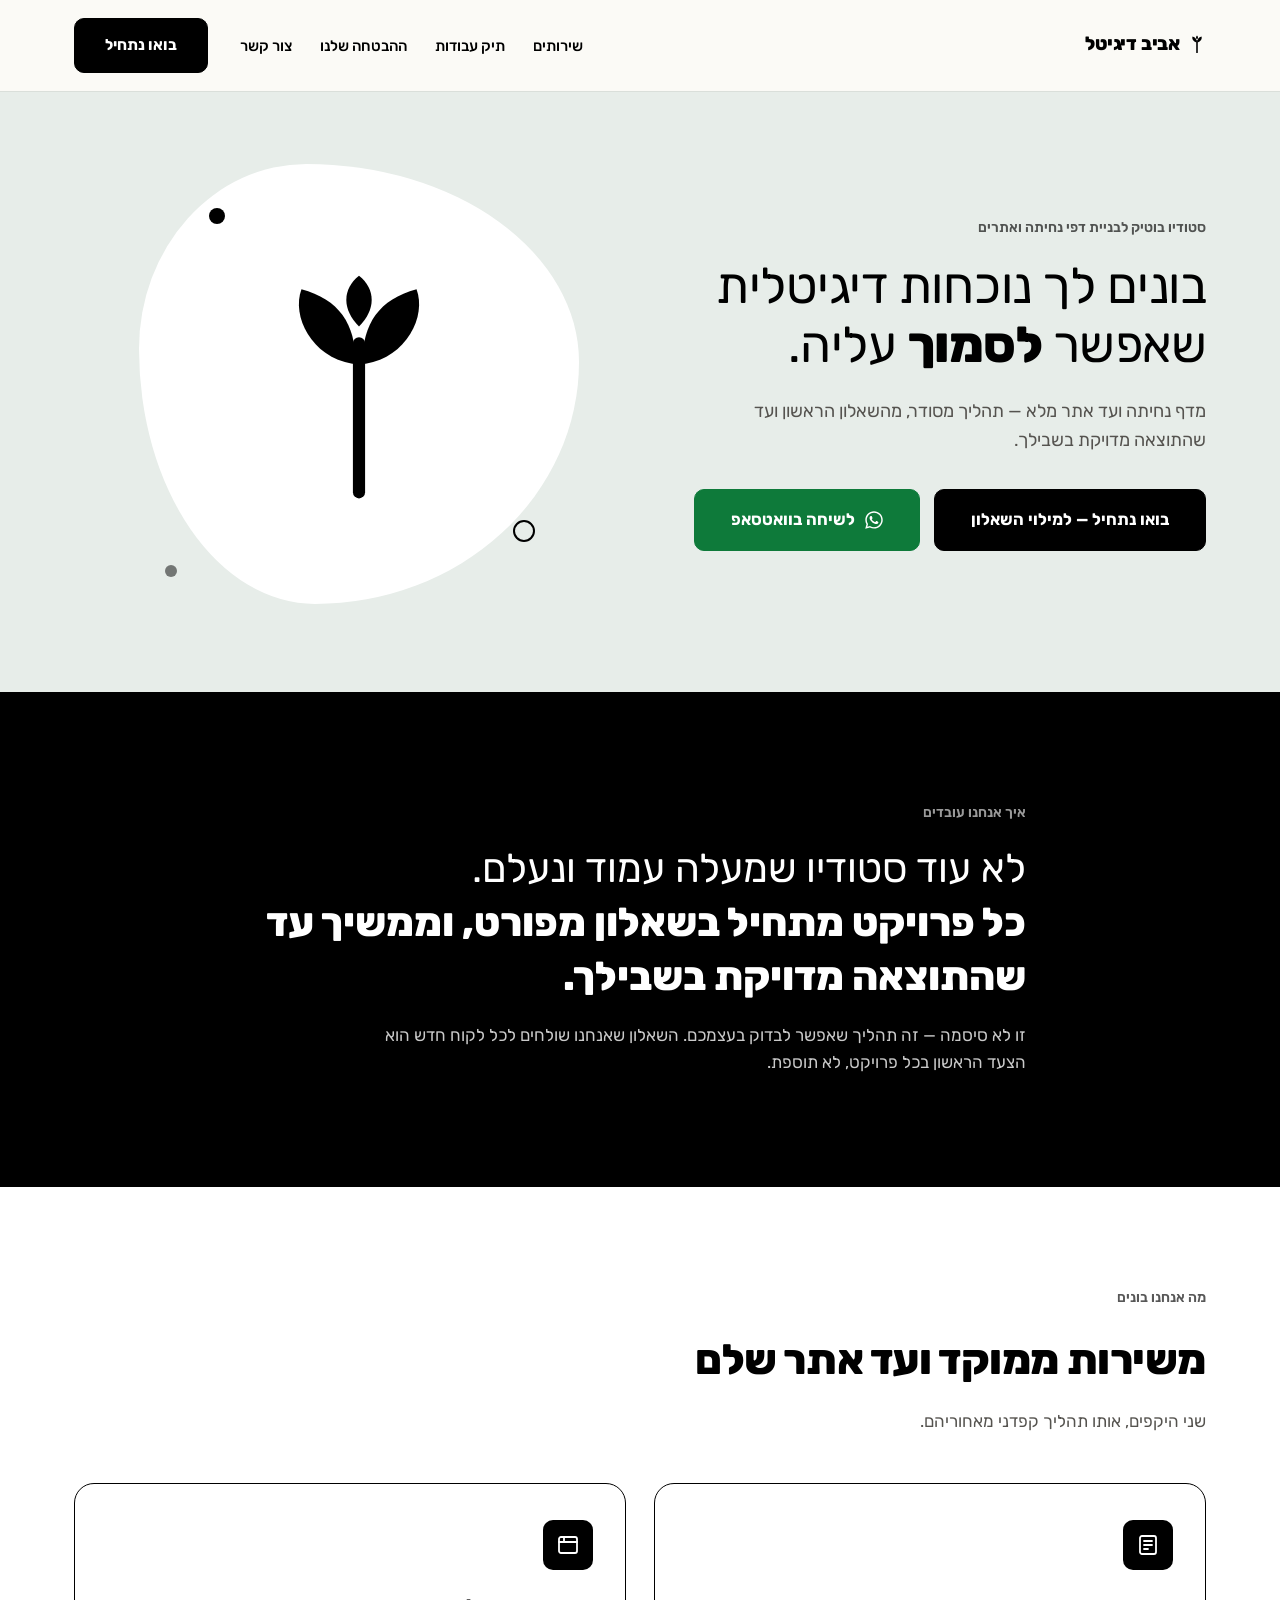
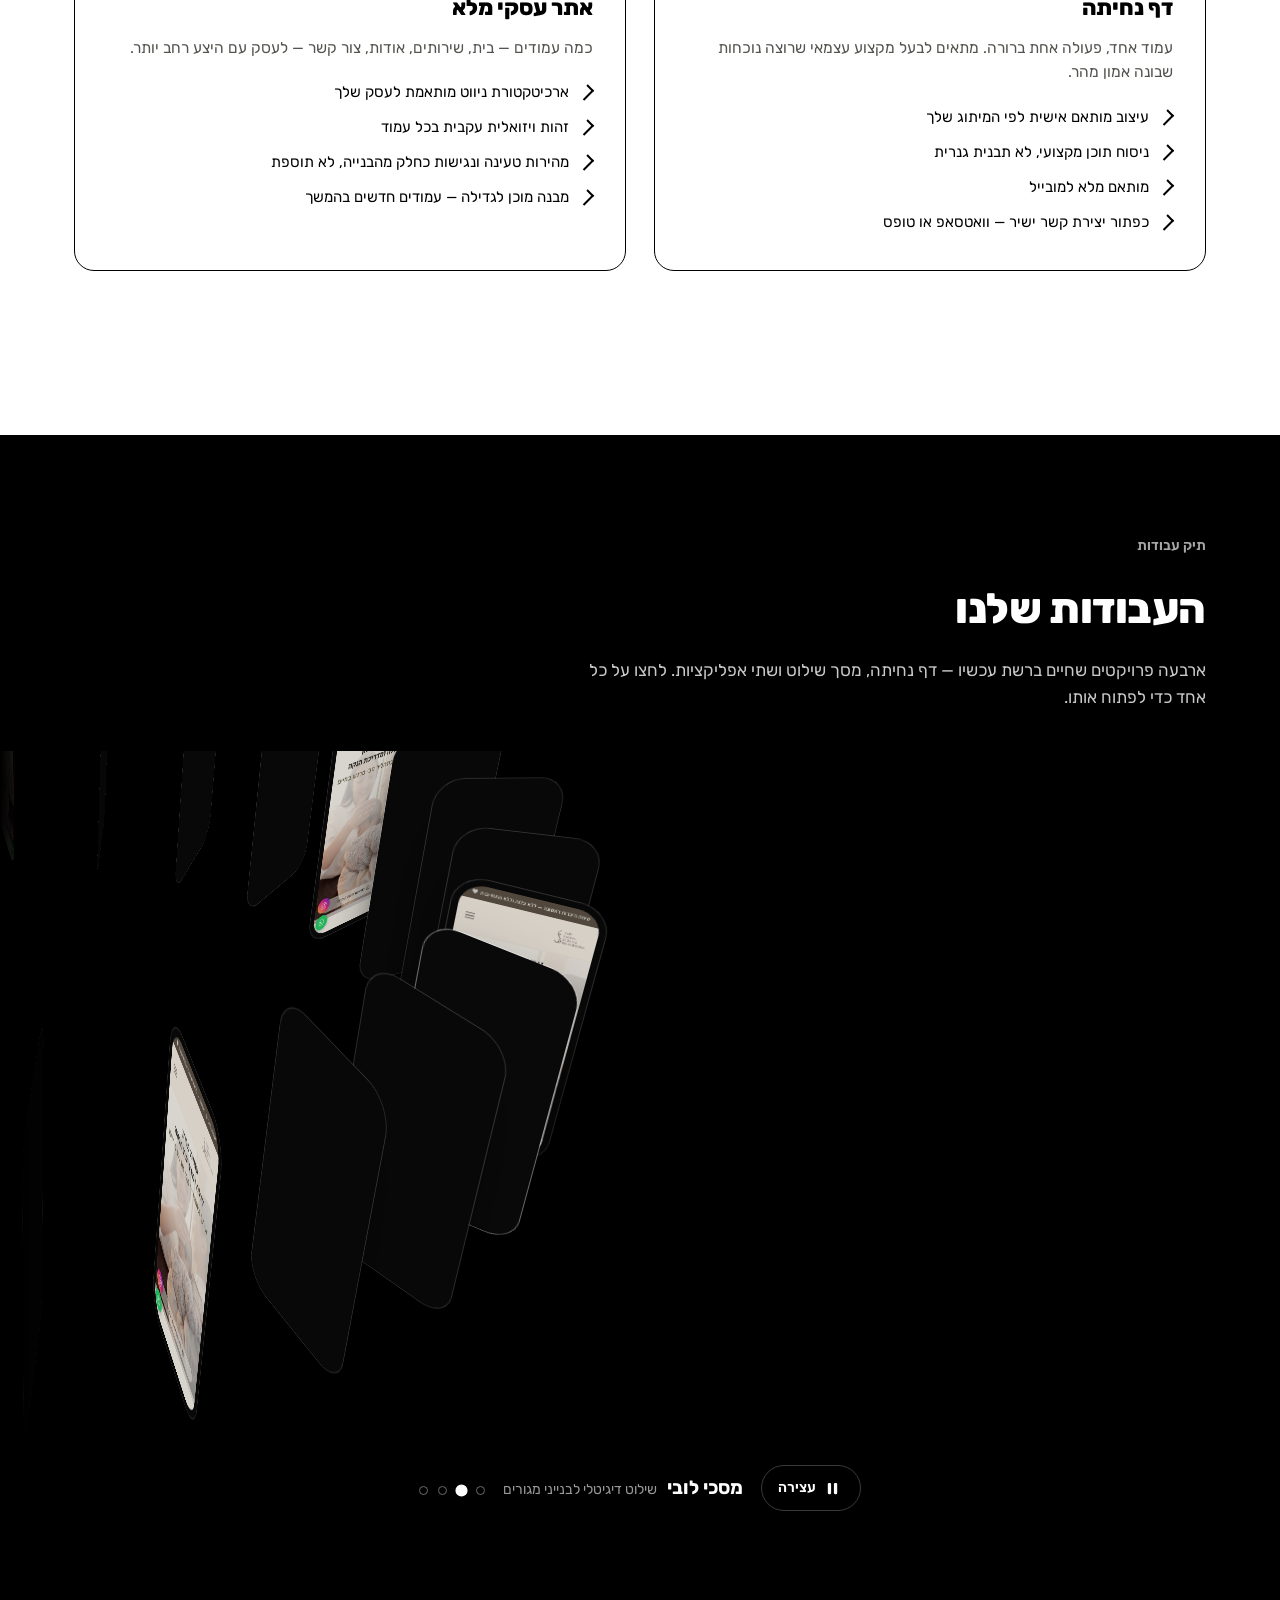
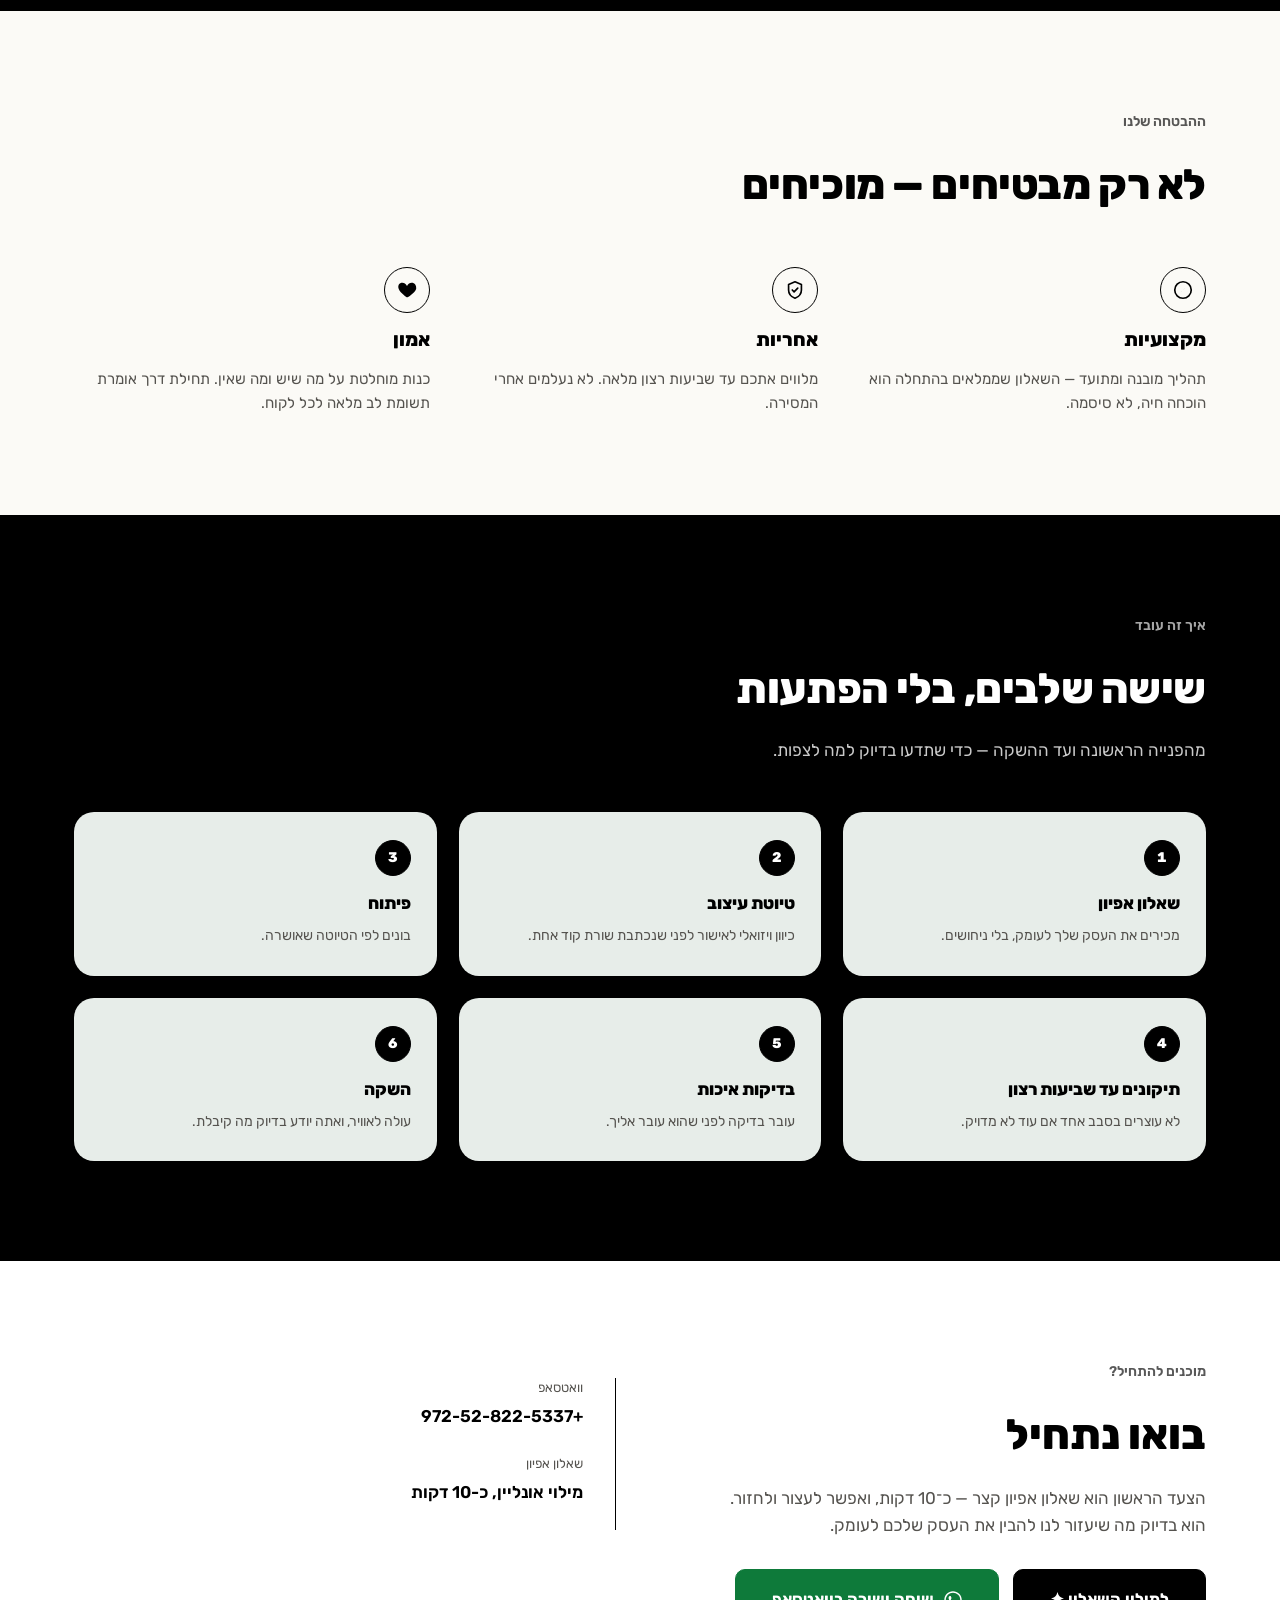
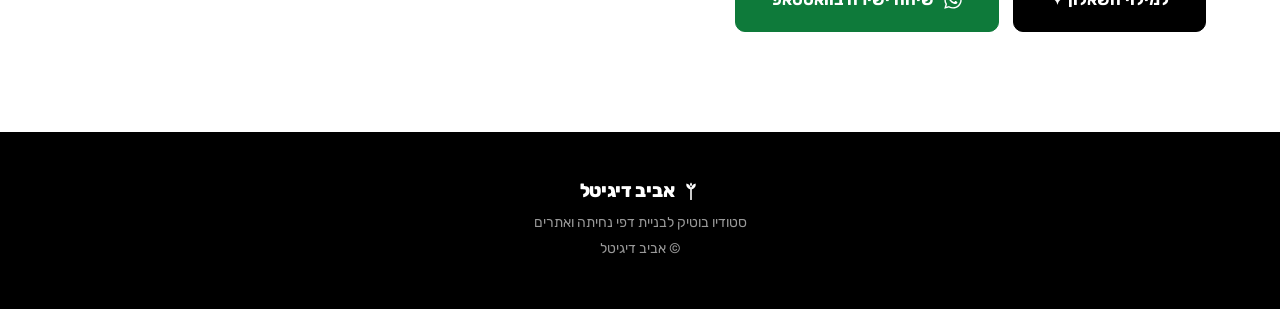
<file: index.html>
<!DOCTYPE html>
<html lang="he" dir="rtl">
<head>
<meta charset="UTF-8">
<meta name="viewport" content="width=device-width, initial-scale=1.0">
<title>אביב דיגיטל — בונים לך נוכחות דיגיטלית שאפשר לסמוך עליה</title>
<meta name="description" content="אביב דיגיטל — סטודיו בוטיק לבניית דפי נחיתה ואתרים לבעלי מקצוע עצמאיים ולעסקים קטנים. תהליך מסודר, מהשאלון הראשון ועד שהתוצאה מדויקת בשבילך.">
<link rel="preconnect" href="https://fonts.googleapis.com">
<link rel="preconnect" href="https://fonts.gstatic.com" crossorigin>
<link href="https://fonts.googleapis.com/css2?family=Rubik:wght@400;500;700;800&display=swap" rel="stylesheet">
<link rel="stylesheet" href="css/style.css?v=11">
<link rel="icon" href="data:image/svg+xml,<svg xmlns='http://www.w3.org/2000/svg' viewBox='0 0 26 34'><path d='M13 33 V11' stroke='%23000' stroke-width='3' fill='none' stroke-linecap='round'/><path d='M12 14 C6 13 3 7 4.5 3 C10 4.5 12.5 8 12.5 14 Z' fill='%23000'/><path d='M14 14 C20 13 23 7 21.5 3 C16 4.5 13.5 8 13.5 14 Z' fill='%23000'/><path d='M13 8.5 C10.5 6 10.5 3 13 1 C15.5 3 15.5 6 13 8.5 Z' fill='%23000'/></svg>">
</head>
<body>
<a href="#main" class="skip-link">דלגו לתוכן הראשי</a>

<header class="site-header">
  <div class="container nav-wrap">
    <a href="index.html" class="brand">
      <span class="logo-mark" aria-hidden="true">
        <svg class="logo-tri" viewBox="0 0 26 34"><path class="stem" d="M13 33 V11" stroke="#000" stroke-width="3" fill="none" stroke-linecap="round"/><path d="M12 14 C6 13 3 7 4.5 3 C10 4.5 12.5 8 12.5 14 Z" fill="#000"/><path d="M14 14 C20 13 23 7 21.5 3 C16 4.5 13.5 8 13.5 14 Z" fill="#000"/><path d="M13 8.5 C10.5 6 10.5 3 13 1 C15.5 3 15.5 6 13 8.5 Z" fill="#000"/></svg>
        אביב דיגיטל
      </span>
    </a>

    <nav class="main-nav" aria-label="ניווט ראשי">
      <ul>
        <li><a href="#services" class="nav-link">שירותים</a></li>
        <li><a href="#work" class="nav-link">תיק עבודות</a></li>
        <li><a href="#promise" class="nav-link">ההבטחה שלנו</a></li>
        <li><a href="#contact" class="nav-link">צור קשר</a></li>
      </ul>
      <a class="btn btn-primary btn-nav" href="#contact">בואו נתחיל</a>
    </nav>

    <button class="nav-toggle" aria-label="פתיחת תפריט ניווט" aria-expanded="false" aria-controls="main-nav"><span aria-hidden="true"></span></button>
  </div>
</header>

<main id="main">

  <!-- 1. הירו — מנטה -->
  <section class="hero">
    <div class="container">
      <div class="hero-copy">
        <span class="eyebrow">סטודיו בוטיק לבניית דפי נחיתה ואתרים</span>
        <h1>בונים לך נוכחות דיגיטלית<br>שאפשר <strong>לסמוך</strong> עליה.</h1>
        <p class="hero-sub">מדף נחיתה ועד אתר מלא — תהליך מסודר, מהשאלון הראשון ועד שהתוצאה מדויקת בשבילך.</p>
        <div class="hero-actions">
          <a class="btn btn-primary btn-lg" href="#contact">בואו נתחיל — למילוי השאלון</a>
          <a class="btn btn-whatsapp btn-lg" href="https://wa.me/972528225337" target="_blank" rel="noopener">
            <svg width="18" height="20" viewBox="0 0 448 512" fill="currentColor" aria-hidden="true"><path d="M380.9 97.1C339 55.1 283.2 32 223.9 32c-122.4 0-222 99.6-222 222 0 39.1 10.2 77.3 29.6 111L0 480l117.7-30.9c32.4 17.7 68.9 27 106.1 27h.1c122.3 0 224.1-99.6 224.1-222 0-59.3-25.2-115-67.1-157zm-157 341.6c-33.2 0-65.7-8.9-94-25.7l-6.7-4-69.8 18.3L72 359.2l-4.4-7c-18.5-29.4-28.2-63.3-28.2-98.2 0-101.7 82.8-184.5 184.6-184.5 49.3 0 95.6 19.2 130.4 54.1 34.8 34.9 56.2 81.2 56.1 130.5 0 101.8-84.9 184.6-186.6 184.6zm101.2-138.2c-5.5-2.8-32.8-16.2-37.9-18-5.1-1.9-8.8-2.8-12.5 2.8-3.7 5.6-14.3 18-17.6 21.8-3.2 3.7-6.5 4.2-12 1.4-32.6-16.3-54-29.1-75.5-66-5.7-9.8 5.7-9.1 16.3-30.3 1.8-3.7.9-6.9-.5-9.7-1.4-2.8-12.5-30.1-17.1-41.2-4.5-10.8-9.1-9.3-12.5-9.5-3.2-.2-6.9-.2-10.6-.2-3.7 0-9.7 1.4-14.8 6.9-5.1 5.6-19.4 19-19.4 46.3 0 27.3 19.9 53.7 22.6 57.4 2.8 3.7 39.1 59.7 94.8 83.8 35.2 15.2 49 16.5 66.6 13.9 10.7-1.6 32.8-13.4 37.4-26.4 4.6-13 4.6-24.1 3.2-26.4-1.3-2.5-5-3.9-10.5-6.6z"/></svg>
            לשיחה בוואטסאפ
          </a>
        </div>
      </div>

      <!-- איור, לא תצלום סטוק — אין לנו עדיין תמונות אמיתיות של אביב/הסטודיו -->
      <div class="hero-visual" aria-hidden="true">
        <div class="hero-blob"></div>
        <div class="hero-dot d1"></div>
        <div class="hero-dot d2"></div>
        <div class="hero-dot d3"></div>
        <svg class="hero-sprout-lg" viewBox="0 0 26 34">
          <path class="stem" d="M13 33 V11"/>
          <path d="M12 14 C6 13 3 7 4.5 3 C10 4.5 12.5 8 12.5 14 Z"/>
          <path d="M14 14 C20 13 23 7 21.5 3 C16 4.5 13.5 8 13.5 14 Z"/>
          <path d="M13 8.5 C10.5 6 10.5 3 13 1 C15.5 3 15.5 6 13 8.5 Z"/>
        </svg>
      </div>
    </div>
  </section>

  <!-- 2. הצהרה — שחור מלא -->
  <section class="stmt on-black reveal-section">
    <div class="container">
      <span class="eyebrow">איך אנחנו עובדים</span>
      <h2>לא עוד סטודיו שמעלה עמוד ונעלם.<br><strong>כל פרויקט מתחיל בשאלון מפורט, וממשיך עד שהתוצאה מדויקת בשבילך.</strong></h2>
      <p>זו לא סיסמה — זה תהליך שאפשר לבדוק בעצמכם. השאלון שאנחנו שולחים לכל לקוח חדש הוא הצעד הראשון בכל פרויקט, לא תוספת.</p>
    </div>
  </section>

  <!-- 3. שירותים — לבן -->
  <section class="section" id="services">
    <div class="container">
      <div class="section-head reveal">
        <span class="eyebrow">מה אנחנו בונים</span>
        <h2>משירות ממוקד ועד אתר שלם</h2>
        <p class="section-sub">שני היקפים, אותו תהליך קפדני מאחוריהם.</p>
      </div>

      <div class="services-grid reveal">
        <div class="service-card">
          <span class="service-icon" aria-hidden="true">
            <svg viewBox="0 0 24 24" fill="none" stroke="currentColor" stroke-width="1.8" stroke-linecap="round" stroke-linejoin="round"><rect x="4" y="3" width="16" height="18" rx="2"/><path d="M8 8h8M8 12h8M8 16h4"/></svg>
          </span>
          <h3>דף נחיתה</h3>
          <p class="service-sub">עמוד אחד, פעולה אחת ברורה. מתאים לבעל מקצוע עצמאי שרוצה נוכחות שבונה אמון מהר.</p>
          <ul class="service-list">
            <li>עיצוב מותאם אישית לפי המיתוג שלך</li>
            <li>ניסוח תוכן מקצועי, לא תבנית גנרית</li>
            <li>מותאם מלא למובייל</li>
            <li>כפתור יצירת קשר ישיר — וואטסאפ או טופס</li>
          </ul>
        </div>
        <div class="service-card">
          <span class="service-icon" aria-hidden="true">
            <svg viewBox="0 0 24 24" fill="none" stroke="currentColor" stroke-width="1.8" stroke-linecap="round" stroke-linejoin="round"><rect x="3" y="4" width="18" height="16" rx="2"/><path d="M3 9h18M8 4v5"/></svg>
          </span>
          <h3>אתר עסקי מלא</h3>
          <p class="service-sub">כמה עמודים — בית, שירותים, אודות, צור קשר — לעסק עם היצע רחב יותר.</p>
          <ul class="service-list">
            <li>ארכיטקטורת ניווט מותאמת לעסק שלך</li>
            <li>זהות ויזואלית עקבית בכל עמוד</li>
            <li>מהירות טעינה ונגישות כחלק מהבנייה, לא תוספת</li>
            <li>מבנה מוכן לגדילה — עמודים חדשים בהמשך</li>
          </ul>
        </div>
      </div>
    </div>
  </section>

  <!-- 4. תיק עבודות — שחור -->
  <section class="section on-black" id="work">
    <div class="container">
      <div class="section-head reveal">
        <span class="eyebrow">תיק עבודות</span>
        <h2>העבודות שלנו</h2>
        <p class="section-sub">ארבעה פרויקטים שחיים ברשת עכשיו — דף נחיתה, מסך שילוט ושתי אפליקציות. לחצו על כל אחד כדי לפתוח אותו.</p>
      </div>
    </div>

    <div class="pf-stage reveal" id="pf-stage">
      <ul class="pf-ring" id="pf-ring" aria-label="תיק העבודות של אביב דיגיטל">
        <li class="pf-slot">
          <a class="pf-card" href="https://amitfarhandoula.com" target="_blank" rel="noopener">
            <span class="pf-screen"><img src="assets/work/amit-farchan.jpg" alt="עמוד הבית של האתר שבנינו לעמית פרחן, דולה ומדריכת הנקה" width="1080" height="2340" loading="lazy" decoding="async" draggable="false"></span>
            <span class="pf-meta"><span class="pf-name">עמית פרחן<svg class="pf-arrow" viewBox="0 0 16 16" aria-hidden="true" focusable="false"><path d="M11 3H5M11 3v6M11 3L3.5 10.5" fill="none" stroke="currentColor" stroke-width="1.6" stroke-linecap="round" stroke-linejoin="round"/></svg></span><span class="pf-kind">דף נחיתה לדולה ומדריכת הנקה</span></span>
          </a>
        </li>
        <li class="pf-slot">
          <a class="pf-card" href="https://lobby.otzma.pro" target="_blank" rel="noopener">
            <span class="pf-screen"><img src="assets/work/lobby-screens.jpg" alt="מסך הלובי בבניין — ברוכים הבאים, הודעות לדיירים, זמני שבת וחדשות" width="1080" height="2340" loading="lazy" decoding="async" draggable="false"></span>
            <span class="pf-meta"><span class="pf-name">מסכי לובי<svg class="pf-arrow" viewBox="0 0 16 16" aria-hidden="true" focusable="false"><path d="M11 3H5M11 3v6M11 3L3.5 10.5" fill="none" stroke="currentColor" stroke-width="1.6" stroke-linecap="round" stroke-linejoin="round"/></svg></span><span class="pf-kind">שילוט דיגיטלי לבנייני מגורים</span></span>
          </a>
        </li>
        <li class="pf-slot">
          <a class="pf-card" href="https://family.avivdigi.com" target="_blank" rel="noopener">
            <span class="pf-screen"><img src="assets/work/family-app.jpg" alt="מסך הבית של האפליקציה המשפחתית — סיכום היום, פעילויות אחרונות והודעות למשפחה" width="1080" height="2340" loading="lazy" decoding="async" draggable="false"></span>
            <span class="pf-meta"><span class="pf-name">המשפחה שלנו<svg class="pf-arrow" viewBox="0 0 16 16" aria-hidden="true" focusable="false"><path d="M11 3H5M11 3v6M11 3L3.5 10.5" fill="none" stroke="currentColor" stroke-width="1.6" stroke-linecap="round" stroke-linejoin="round"/></svg></span><span class="pf-kind">אפליקציה לניהול חיי המשפחה</span></span>
          </a>
        </li>
        <li class="pf-slot">
          <a class="pf-card" href="https://lottery.avivdigi.com" target="_blank" rel="noopener">
            <span class="pf-screen"><img src="assets/work/fifa-lottery.jpg" alt="מסך הבית של אפליקציית הגרלת פיפא" width="1080" height="2340" loading="lazy" decoding="async" draggable="false"></span>
            <span class="pf-meta"><span class="pf-name">הגרלת פיפא<svg class="pf-arrow" viewBox="0 0 16 16" aria-hidden="true" focusable="false"><path d="M11 3H5M11 3v6M11 3L3.5 10.5" fill="none" stroke="currentColor" stroke-width="1.6" stroke-linecap="round" stroke-linejoin="round"/></svg></span><span class="pf-kind">אפליקציית הגרלות לקבוצה</span></span>
          </a>
        </li>
      </ul>
    </div>

    <div class="container">
      <div class="pf-bar reveal">
        <button class="pf-play" id="pf-play" type="button" aria-controls="pf-ring"></button>
        <p class="pf-now" id="pf-now" aria-live="polite"><span class="pf-now-name"></span><span class="pf-now-kind"></span></p>
        <ol class="pf-dots" id="pf-dots">
          <li><button type="button" class="pf-dot" data-go="0" aria-label="מעבר אל עמית פרחן"></button></li>
          <li><button type="button" class="pf-dot" data-go="1" aria-label="מעבר אל מסכי לובי"></button></li>
          <li><button type="button" class="pf-dot" data-go="2" aria-label="מעבר אל המשפחה שלנו"></button></li>
          <li><button type="button" class="pf-dot" data-go="3" aria-label="מעבר אל הגרלת פיפא"></button></li>
        </ol>
      </div>
    </div>
  </section>

  <!-- 5. ההבטחה שלנו — קרם (מחליף את סקשן העיתונות הבדוי בדוגמה) -->
  <section class="section on-cream" id="promise">
    <div class="container">
      <div class="section-head reveal">
        <span class="eyebrow">ההבטחה שלנו</span>
        <h2>לא רק מבטיחים — מוכיחים</h2>
      </div>
      <div class="pillars-row reveal">
        <div class="pillar-item">
          <span class="pillar-icon" aria-hidden="true">
            <svg viewBox="0 0 24 24" fill="none" stroke="currentColor" stroke-width="1.8" stroke-linecap="round" stroke-linejoin="round"><circle cx="12" cy="12" r="9"/><path d="M14.5 9.5 L10.5 13.5 L9.5 14.5 L13.5 10.5 Z" fill="currentColor" stroke="none"/></svg>
          </span>
          <h3>מקצועיות</h3>
          <p>תהליך מובנה ומתועד — השאלון שממלאים בהתחלה הוא הוכחה חיה, לא סיסמה.</p>
        </div>
        <div class="pillar-item">
          <span class="pillar-icon" aria-hidden="true">
            <svg viewBox="0 0 24 24" fill="none" stroke="currentColor" stroke-width="1.8" stroke-linecap="round" stroke-linejoin="round"><path d="M12 3l7 3v6c0 4.5-3 7.5-7 9-4-1.5-7-4.5-7-9V6z"/><path d="M9 12l2 2 4-4"/></svg>
          </span>
          <h3>אחריות</h3>
          <p>מלווים אתכם עד שביעות רצון מלאה. לא נעלמים אחרי המסירה.</p>
        </div>
        <div class="pillar-item">
          <span class="pillar-icon" aria-hidden="true">
            <svg viewBox="0 0 24 24" fill="currentColor"><path d="M12 20s-7-4.4-9-9.2C1.5 7 3.5 4 7 4c2 0 3.6 1.2 5 3.6C13.4 5.2 15 4 17 4c3.5 0 5.5 3 5 6.8-2 4.8-9 9.2-10 9.2z"/></svg>
          </span>
          <h3>אמון</h3>
          <p>כנות מוחלטת על מה שיש ומה שאין. תחילת דרך אומרת תשומת לב מלאה לכל לקוח.</p>
        </div>
      </div>
    </div>
  </section>

  <!-- 6. התהליך שלנו — שחור (מחליף את סקשן ההמלצות הבדוי בדוגמה) -->
  <section class="section on-black">
    <div class="container">
      <div class="section-head reveal">
        <span class="eyebrow">איך זה עובד</span>
        <h2>שישה שלבים, בלי הפתעות</h2>
        <p class="section-sub">מהפנייה הראשונה ועד ההשקה — כדי שתדעו בדיוק למה לצפות.</p>
      </div>
      <div class="process-cards reveal">
        <div class="process-card"><span class="process-num">1</span><h4>שאלון אפיון</h4><p>מכירים את העסק שלך לעומק, בלי ניחושים.</p></div>
        <div class="process-card"><span class="process-num">2</span><h4>טיוטת עיצוב</h4><p>כיוון ויזואלי לאישור לפני שנכתבת שורת קוד אחת.</p></div>
        <div class="process-card"><span class="process-num">3</span><h4>פיתוח</h4><p>בונים לפי הטיוטה שאושרה.</p></div>
        <div class="process-card"><span class="process-num">4</span><h4>תיקונים עד שביעות רצון</h4><p>לא עוצרים בסבב אחד אם עוד לא מדויק.</p></div>
        <div class="process-card"><span class="process-num">5</span><h4>בדיקות איכות</h4><p>עובר בדיקה לפני שהוא עובר אליך.</p></div>
        <div class="process-card"><span class="process-num">6</span><h4>השקה</h4><p>עולה לאוויר, ואתה יודע בדיוק מה קיבלת.</p></div>
      </div>
    </div>
  </section>

  <!-- 7. צור קשר — לבן -->
  <section class="section contact" id="contact">
    <div class="container">
      <div class="reveal">
        <span class="eyebrow">מוכנים להתחיל?</span>
        <h2>בואו נתחיל</h2>
        <p class="contact-lead">הצעד הראשון הוא שאלון אפיון קצר — כ־10 דקות, ואפשר לעצור ולחזור. הוא בדיוק מה שיעזור לנו להבין את העסק שלכם לעומק.</p>
        <div class="contact-actions">
          <a class="btn btn-primary btn-lg" href="questionnaire/index.html">למילוי השאלון ✦</a>
          <a class="btn btn-whatsapp btn-lg" href="https://wa.me/972528225337" target="_blank" rel="noopener">
            <svg width="18" height="20" viewBox="0 0 448 512" fill="currentColor" aria-hidden="true"><path d="M380.9 97.1C339 55.1 283.2 32 223.9 32c-122.4 0-222 99.6-222 222 0 39.1 10.2 77.3 29.6 111L0 480l117.7-30.9c32.4 17.7 68.9 27 106.1 27h.1c122.3 0 224.1-99.6 224.1-222 0-59.3-25.2-115-67.1-157zm-157 341.6c-33.2 0-65.7-8.9-94-25.7l-6.7-4-69.8 18.3L72 359.2l-4.4-7c-18.5-29.4-28.2-63.3-28.2-98.2 0-101.7 82.8-184.5 184.6-184.5 49.3 0 95.6 19.2 130.4 54.1 34.8 34.9 56.2 81.2 56.1 130.5 0 101.8-84.9 184.6-186.6 184.6zm101.2-138.2c-5.5-2.8-32.8-16.2-37.9-18-5.1-1.9-8.8-2.8-12.5 2.8-3.7 5.6-14.3 18-17.6 21.8-3.2 3.7-6.5 4.2-12 1.4-32.6-16.3-54-29.1-75.5-66-5.7-9.8 5.7-9.1 16.3-30.3 1.8-3.7.9-6.9-.5-9.7-1.4-2.8-12.5-30.1-17.1-41.2-4.5-10.8-9.1-9.3-12.5-9.5-3.2-.2-6.9-.2-10.6-.2-3.7 0-9.7 1.4-14.8 6.9-5.1 5.6-19.4 19-19.4 46.3 0 27.3 19.9 53.7 22.6 57.4 2.8 3.7 39.1 59.7 94.8 83.8 35.2 15.2 49 16.5 66.6 13.9 10.7-1.6 32.8-13.4 37.4-26.4 4.6-13 4.6-24.1 3.2-26.4-1.3-2.5-5-3.9-10.5-6.6z"/></svg>
            שיחה ישירה בוואטסאפ
          </a>
        </div>
      </div>
      <dl class="contact-info reveal">
        <dt>וואטסאפ</dt>
        <dd><a href="https://wa.me/972528225337" target="_blank" rel="noopener" dir="ltr">972-52-822-5337+</a></dd>
        <dt>שאלון אפיון</dt>
        <dd><a href="questionnaire/index.html">מילוי אונליין, כ-10 דקות</a></dd>
      </dl>
    </div>
  </section>

</main>

<footer class="site-footer">
  <div class="container">
    <div class="footer-logo">
      <svg class="logo-tri" viewBox="0 0 26 34"><path class="stem" d="M13 33 V11" stroke="#fff" stroke-width="3" fill="none" stroke-linecap="round"/><path d="M12 14 C6 13 3 7 4.5 3 C10 4.5 12.5 8 12.5 14 Z" fill="#fff"/><path d="M14 14 C20 13 23 7 21.5 3 C16 4.5 13.5 8 13.5 14 Z" fill="#fff"/><path d="M13 8.5 C10.5 6 10.5 3 13 1 C15.5 3 15.5 6 13 8.5 Z" fill="#fff"/></svg>
      אביב דיגיטל
    </div>
    <p>סטודיו בוטיק לבניית דפי נחיתה ואתרים</p>
    <p>© אביב דיגיטל</p>
  </div>
</footer>

<script src="js/main.js?v=11"></script>
</body>
</html>
</file>
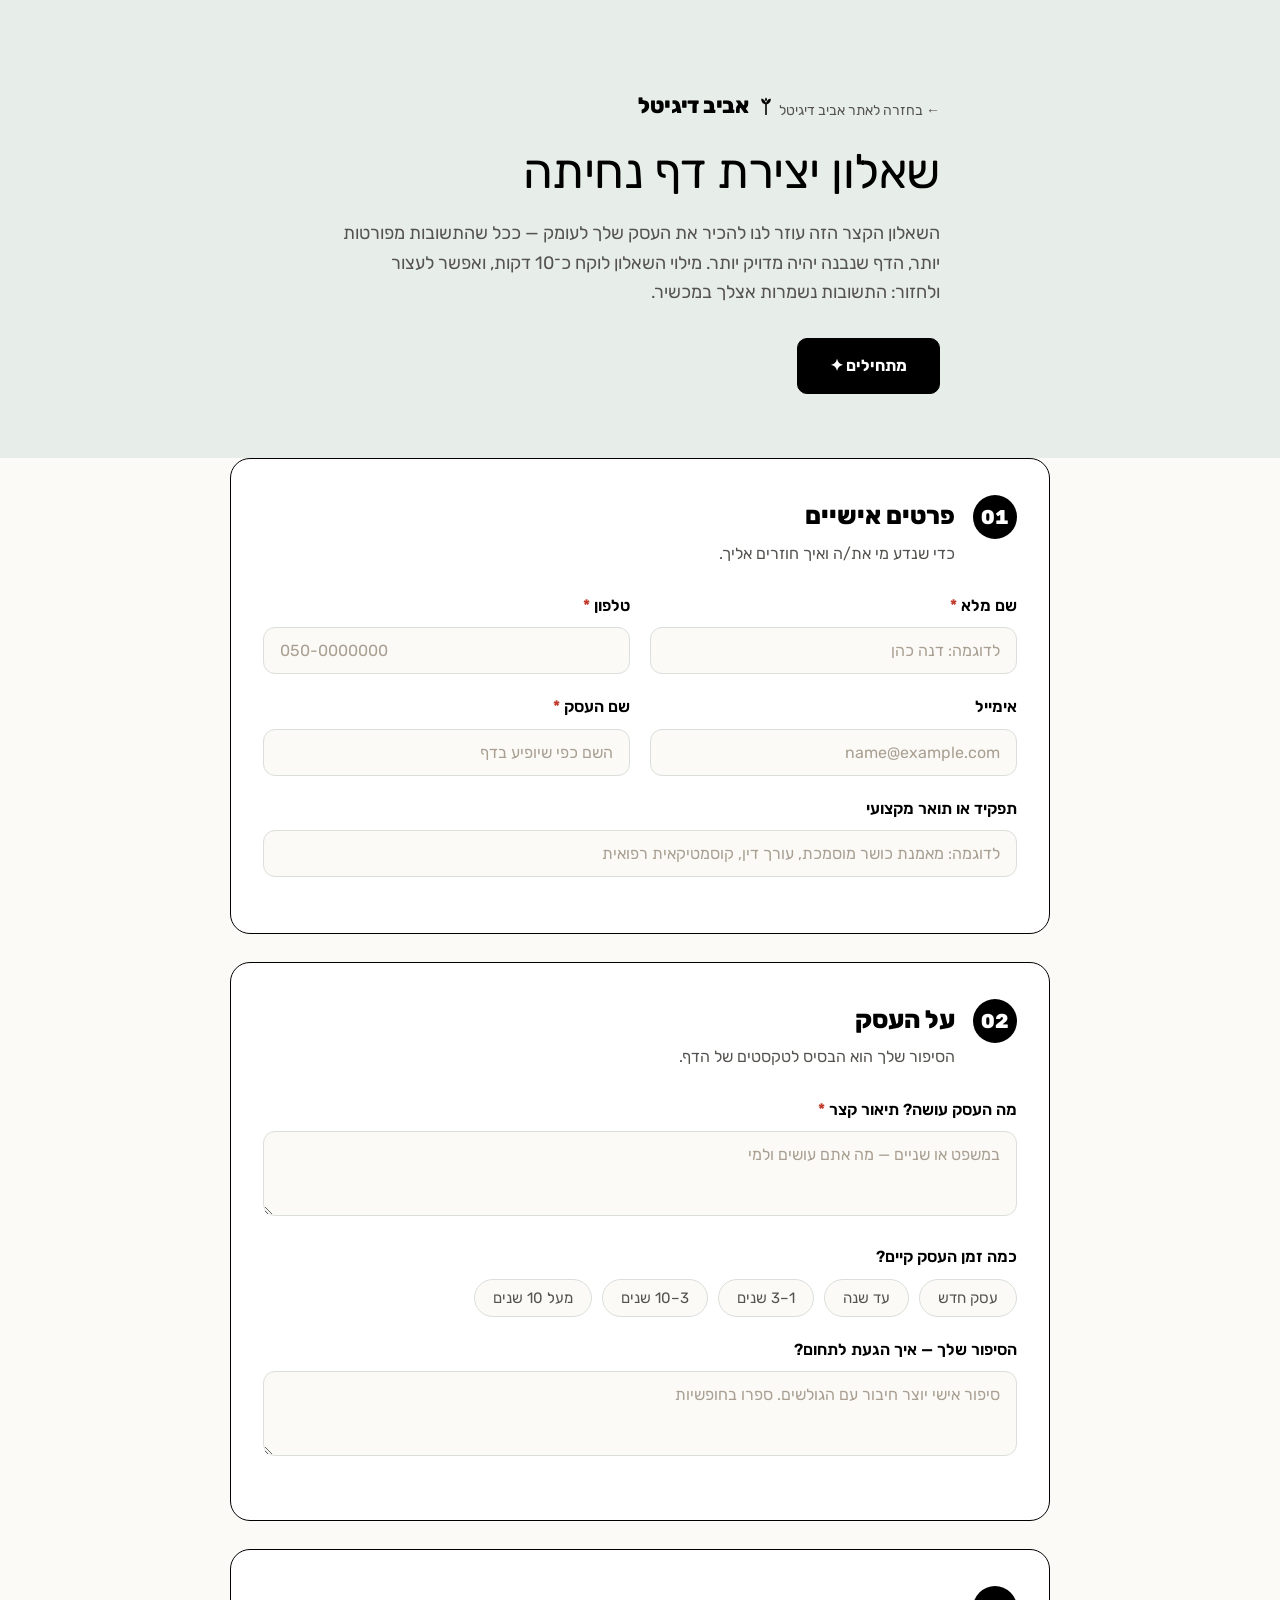
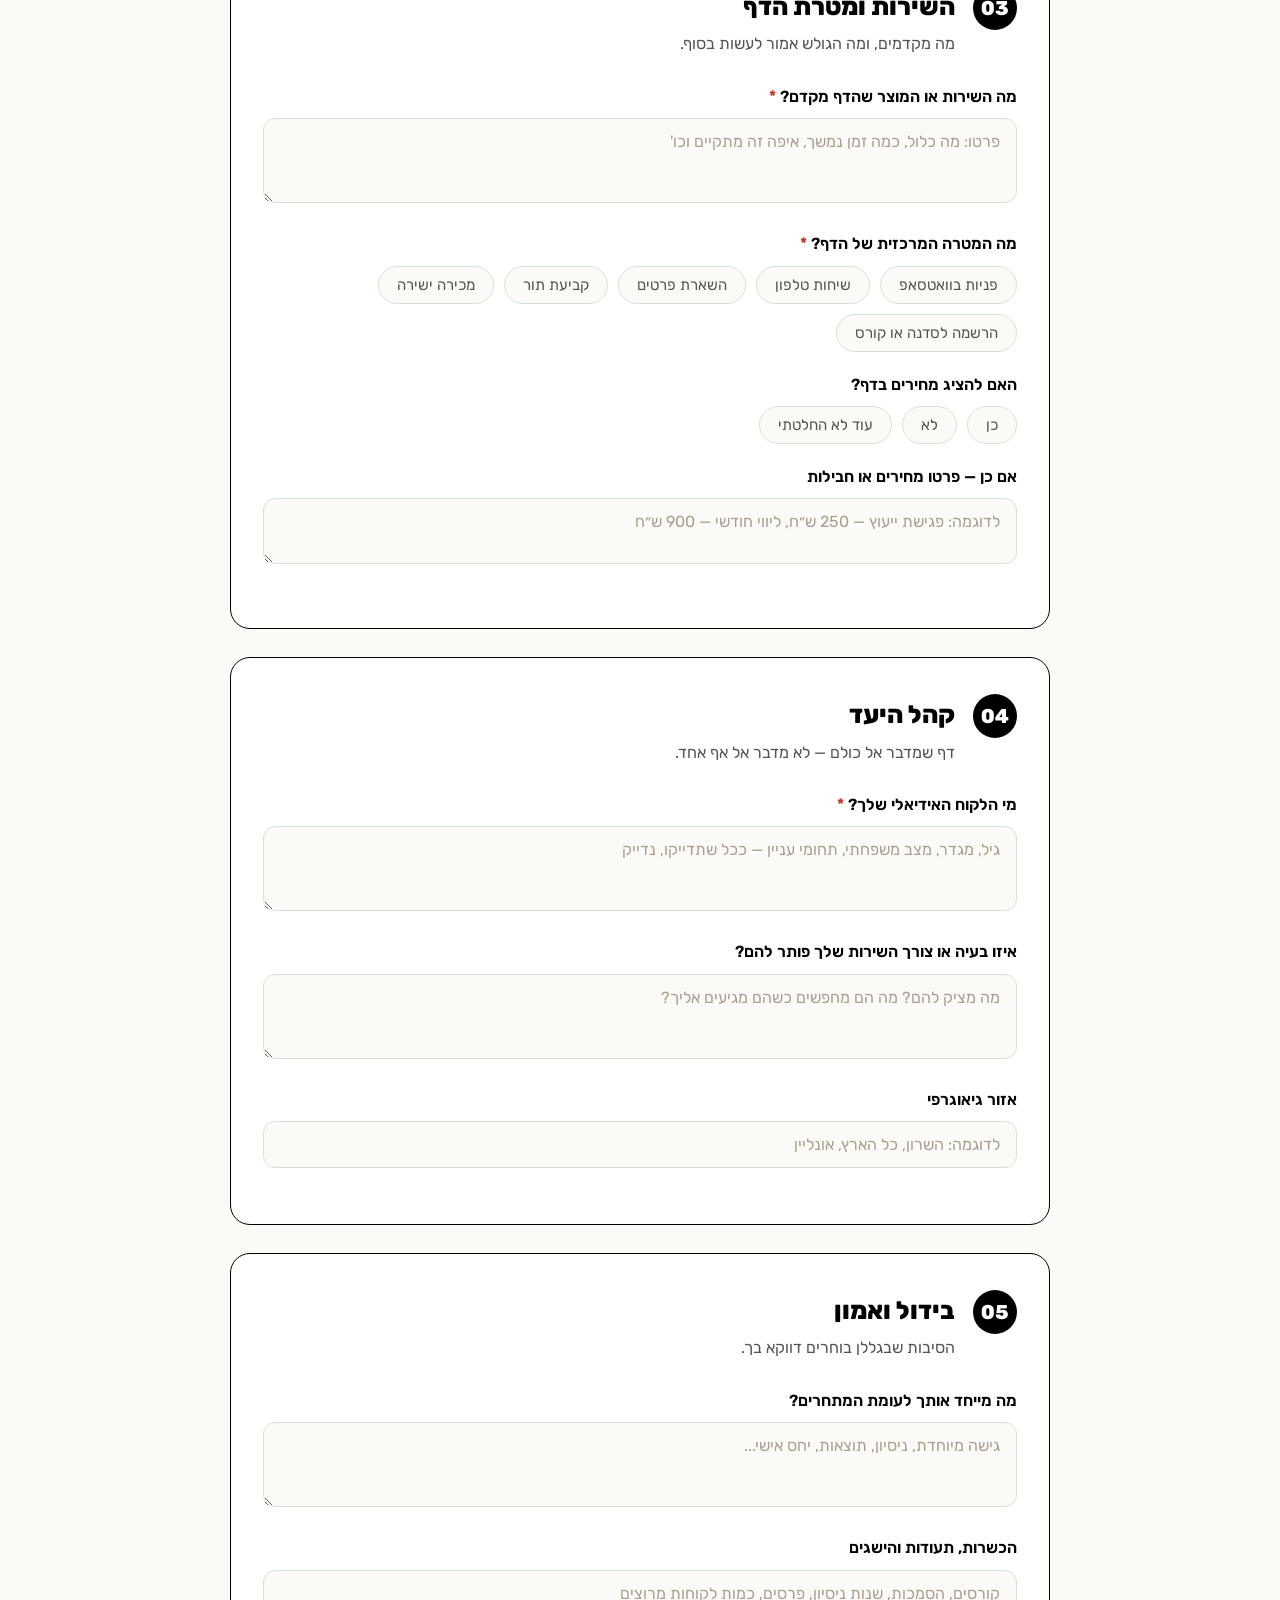
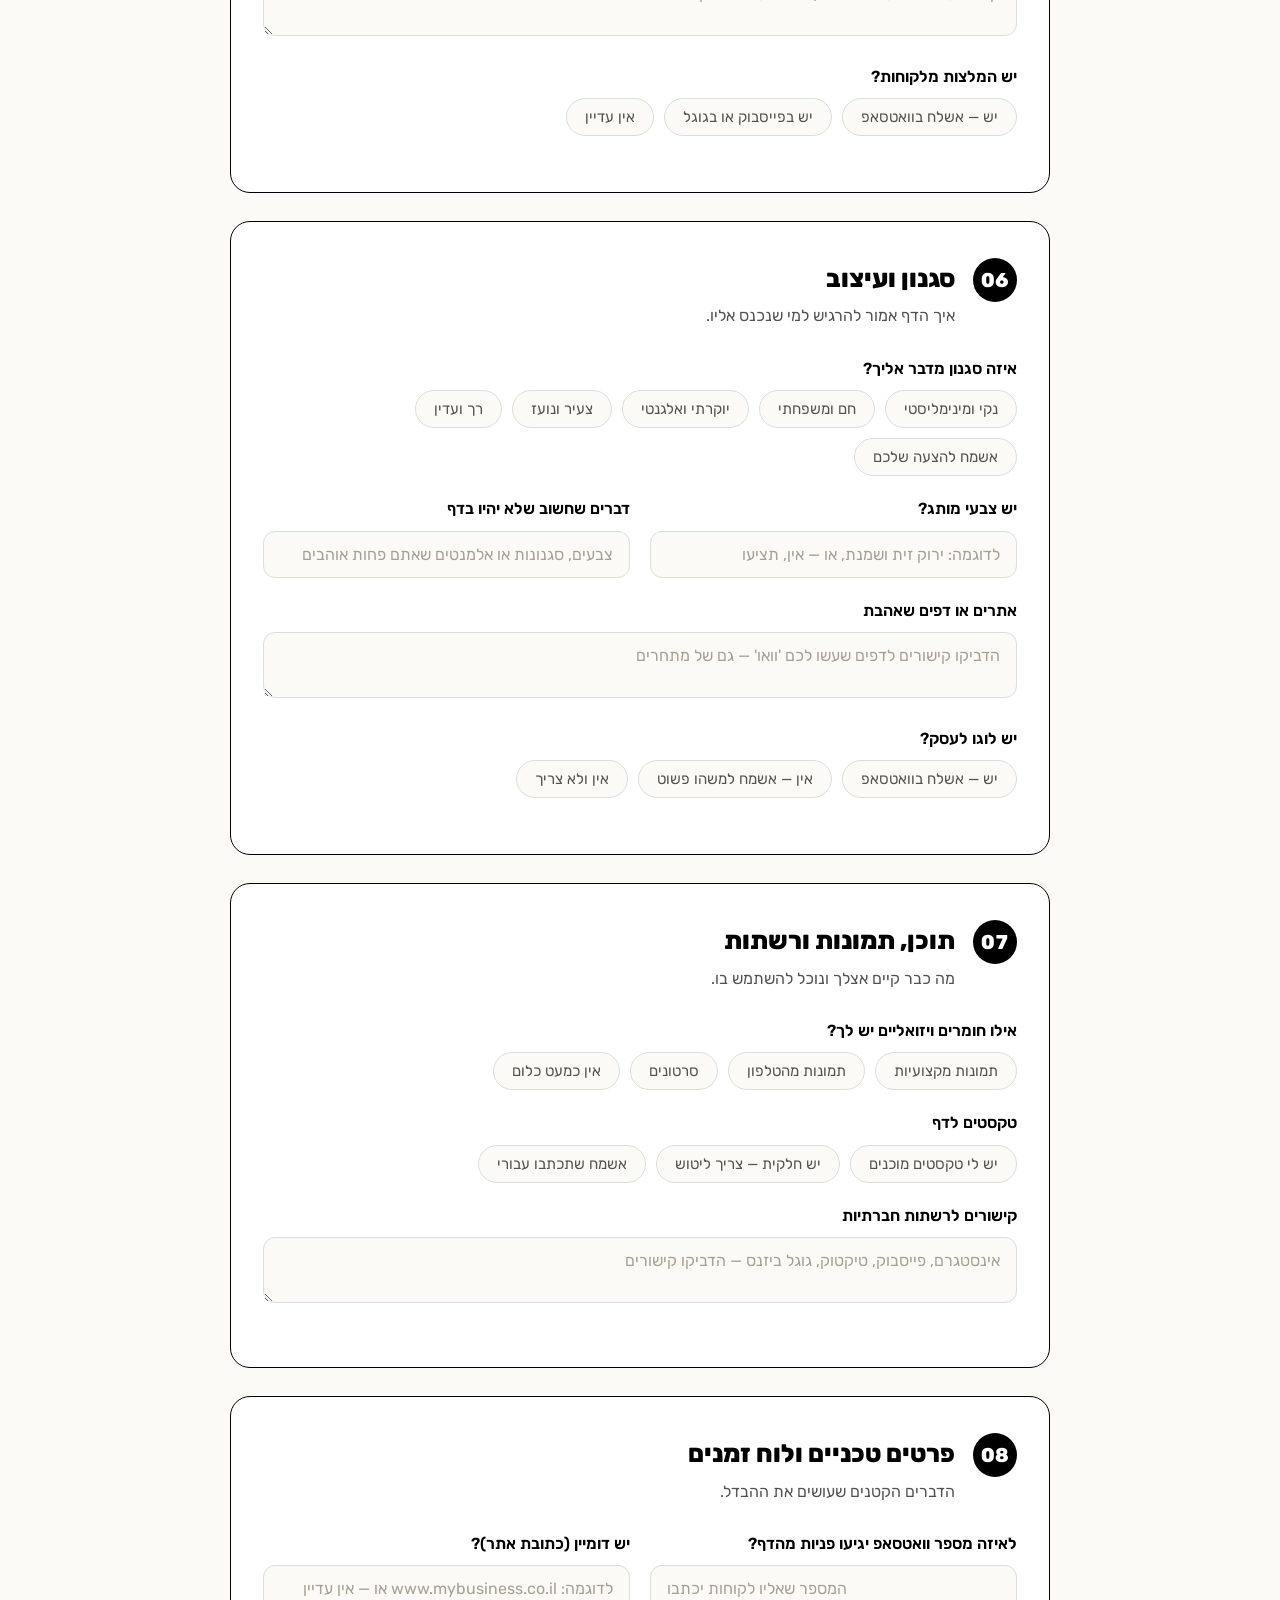
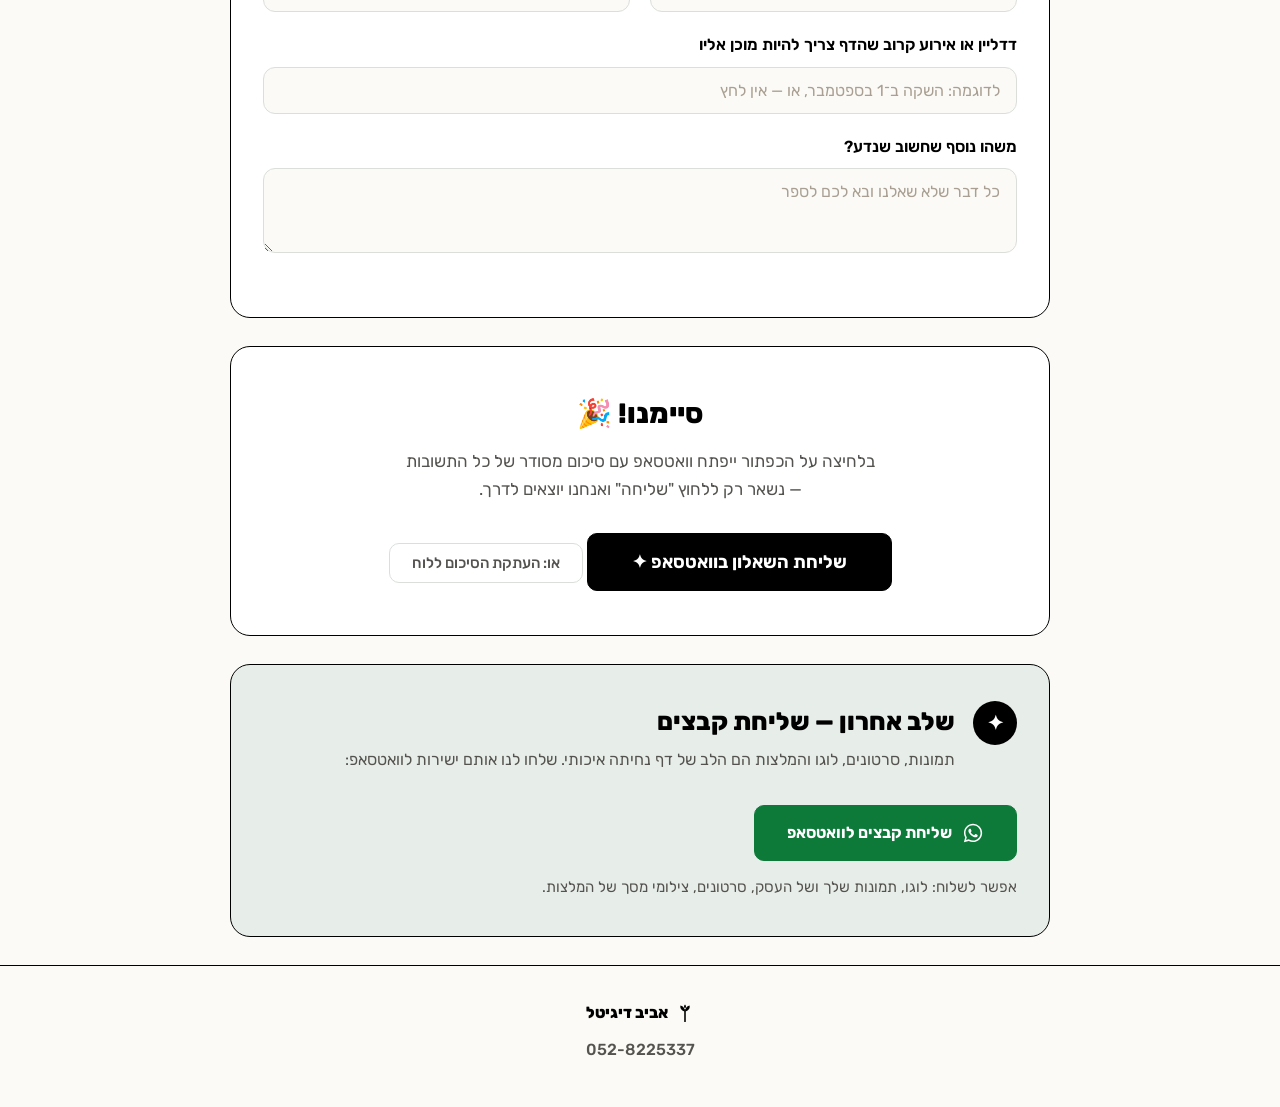
<file: questionnaire/index.html>
<!DOCTYPE html>
<html lang="he" dir="rtl">
<head>
  <meta charset="UTF-8">
  <meta name="viewport" content="width=device-width, initial-scale=1.0">
  <title>שאלון אפיון לדף נחיתה | אביב דיגיטל</title>
  <meta name="description" content="שאלון אפיון מקצועי ללקוחות — כל הפרטים שאנחנו צריכים כדי לבנות לך דף נחיתה שעובד.">
  <link rel="preconnect" href="https://fonts.googleapis.com">
  <link rel="preconnect" href="https://fonts.gstatic.com" crossorigin>
  <link href="https://fonts.googleapis.com/css2?family=Rubik:wght@400;500;700;800&display=swap" rel="stylesheet">
  <link rel="stylesheet" href="css/style.css">
  <link rel="icon" href="data:image/svg+xml,<svg xmlns='http://www.w3.org/2000/svg' viewBox='0 0 26 34'><path d='M13 33 V11' stroke='%23000' stroke-width='3' fill='none' stroke-linecap='round'/><path d='M12 14 C6 13 3 7 4.5 3 C10 4.5 12.5 8 12.5 14 Z' fill='%23000'/><path d='M14 14 C20 13 23 7 21.5 3 C16 4.5 13.5 8 13.5 14 Z' fill='%23000'/><path d='M13 8.5 C10.5 6 10.5 3 13 1 C15.5 3 15.5 6 13 8.5 Z' fill='%23000'/></svg>">
</head>
<body>

  <!-- פס התקדמות -->
  <div class="progress-track" aria-hidden="true"><div class="progress-fill" id="progressFill"></div></div>

  <!-- הירו -->
  <header class="hero">
    <div class="container hero-inner">
      <a href="../index.html" class="back-link">← בחזרה לאתר אביב דיגיטל</a>
      <div class="logo-mark" role="img" aria-label="אביב דיגיטל">
        <svg class="logo-tri" viewBox="0 0 26 34" aria-hidden="true"><path d="M13 33 V11" stroke="#000" stroke-width="3" fill="none" stroke-linecap="round"/><path d="M12 14 C6 13 3 7 4.5 3 C10 4.5 12.5 8 12.5 14 Z" fill="#000"/><path d="M14 14 C20 13 23 7 21.5 3 C16 4.5 13.5 8 13.5 14 Z" fill="#000"/><path d="M13 8.5 C10.5 6 10.5 3 13 1 C15.5 3 15.5 6 13 8.5 Z" fill="#000"/></svg>
        אביב דיגיטל
      </div>
      <h1>שאלון יצירת דף נחיתה</h1>
      <p class="hero-sub">
        השאלון הקצר הזה עוזר לנו להכיר את העסק שלך לעומק —
        ככל שהתשובות מפורטות יותר, הדף שנבנה יהיה מדויק יותר.
        מילוי השאלון לוקח כ־10 דקות, ואפשר לעצור ולחזור: התשובות נשמרות אצלך במכשיר.
      </p>
      <a href="#form-start" class="btn btn-primary">מתחילים ✦</a>
    </div>
  </header>

  <main class="container">
    <form id="briefForm" novalidate>

      <!-- 1. פרטים אישיים -->
      <section class="card" id="form-start" data-section>
        <div class="card-head">
          <span class="card-num">01</span>
          <div>
            <h2>פרטים אישיים</h2>
            <p class="card-sub">כדי שנדע מי את/ה ואיך חוזרים אליך.</p>
          </div>
        </div>
        <div class="grid-2">
          <label class="field">
            <span class="field-label">שם מלא <b class="req">*</b></span>
            <input type="text" name="fullName" required autocomplete="name" placeholder="לדוגמה: דנה כהן">
          </label>
          <label class="field">
            <span class="field-label">טלפון <b class="req">*</b></span>
            <input type="tel" name="phone" required autocomplete="tel" placeholder="050-0000000">
          </label>
          <label class="field">
            <span class="field-label">אימייל</span>
            <input type="email" name="email" autocomplete="email" placeholder="name@example.com">
          </label>
          <label class="field">
            <span class="field-label">שם העסק <b class="req">*</b></span>
            <input type="text" name="businessName" required placeholder="השם כפי שיופיע בדף">
          </label>
        </div>
        <label class="field">
          <span class="field-label">תפקיד או תואר מקצועי</span>
          <input type="text" name="title" placeholder="לדוגמה: מאמנת כושר מוסמכת, עורך דין, קוסמטיקאית רפואית">
        </label>
      </section>

      <!-- 2. על העסק -->
      <section class="card" data-section>
        <div class="card-head">
          <span class="card-num">02</span>
          <div>
            <h2>על העסק</h2>
            <p class="card-sub">הסיפור שלך הוא הבסיס לטקסטים של הדף.</p>
          </div>
        </div>
        <label class="field">
          <span class="field-label">מה העסק עושה? תיאור קצר <b class="req">*</b></span>
          <textarea name="businessDesc" required rows="3" placeholder="במשפט או שניים — מה אתם עושים ולמי"></textarea>
        </label>
        <div class="field">
          <span class="field-label">כמה זמן העסק קיים?</span>
          <div class="chips" data-chips="single" data-name="businessAge">
            <button type="button" class="chip">עסק חדש</button>
            <button type="button" class="chip">עד שנה</button>
            <button type="button" class="chip">1–3 שנים</button>
            <button type="button" class="chip">3–10 שנים</button>
            <button type="button" class="chip">מעל 10 שנים</button>
          </div>
        </div>
        <label class="field">
          <span class="field-label">הסיפור שלך — איך הגעת לתחום?</span>
          <textarea name="story" rows="3" placeholder="סיפור אישי יוצר חיבור עם הגולשים. ספרו בחופשיות"></textarea>
        </label>
      </section>

      <!-- 3. השירות והמטרה -->
      <section class="card" data-section>
        <div class="card-head">
          <span class="card-num">03</span>
          <div>
            <h2>השירות ומטרת הדף</h2>
            <p class="card-sub">מה מקדמים, ומה הגולש אמור לעשות בסוף.</p>
          </div>
        </div>
        <label class="field">
          <span class="field-label">מה השירות או המוצר שהדף מקדם? <b class="req">*</b></span>
          <textarea name="service" required rows="3" placeholder="פרטו: מה כלול, כמה זמן נמשך, איפה זה מתקיים וכו'"></textarea>
        </label>
        <div class="field">
          <span class="field-label">מה המטרה המרכזית של הדף? <b class="req">*</b></span>
          <div class="chips" data-chips="multi" data-name="pageGoal" data-required="true">
            <button type="button" class="chip">פניות בוואטסאפ</button>
            <button type="button" class="chip">שיחות טלפון</button>
            <button type="button" class="chip">השארת פרטים</button>
            <button type="button" class="chip">קביעת תור</button>
            <button type="button" class="chip">מכירה ישירה</button>
            <button type="button" class="chip">הרשמה לסדנה או קורס</button>
          </div>
        </div>
        <div class="field">
          <span class="field-label">האם להציג מחירים בדף?</span>
          <div class="chips" data-chips="single" data-name="showPrices">
            <button type="button" class="chip">כן</button>
            <button type="button" class="chip">לא</button>
            <button type="button" class="chip">עוד לא החלטתי</button>
          </div>
        </div>
        <label class="field">
          <span class="field-label">אם כן — פרטו מחירים או חבילות</span>
          <textarea name="prices" rows="2" placeholder="לדוגמה: פגישת ייעוץ — 250 ש״ח, ליווי חודשי — 900 ש״ח"></textarea>
        </label>
      </section>

      <!-- 4. קהל היעד -->
      <section class="card" data-section>
        <div class="card-head">
          <span class="card-num">04</span>
          <div>
            <h2>קהל היעד</h2>
            <p class="card-sub">דף שמדבר אל כולם — לא מדבר אל אף אחד.</p>
          </div>
        </div>
        <label class="field">
          <span class="field-label">מי הלקוח האידיאלי שלך? <b class="req">*</b></span>
          <textarea name="audience" required rows="3" placeholder="גיל, מגדר, מצב משפחתי, תחומי עניין — ככל שתדייקו, נדייק"></textarea>
        </label>
        <label class="field">
          <span class="field-label">איזו בעיה או צורך השירות שלך פותר להם?</span>
          <textarea name="painPoint" rows="3" placeholder="מה מציק להם? מה הם מחפשים כשהם מגיעים אליך?"></textarea>
        </label>
        <label class="field">
          <span class="field-label">אזור גיאוגרפי</span>
          <input type="text" name="area" placeholder="לדוגמה: השרון, כל הארץ, אונליין">
        </label>
      </section>

      <!-- 5. בידול ואמון -->
      <section class="card" data-section>
        <div class="card-head">
          <span class="card-num">05</span>
          <div>
            <h2>בידול ואמון</h2>
            <p class="card-sub">הסיבות שבגללן בוחרים דווקא בך.</p>
          </div>
        </div>
        <label class="field">
          <span class="field-label">מה מייחד אותך לעומת המתחרים?</span>
          <textarea name="unique" rows="3" placeholder="גישה מיוחדת, ניסיון, תוצאות, יחס אישי..."></textarea>
        </label>
        <label class="field">
          <span class="field-label">הכשרות, תעודות והישגים</span>
          <textarea name="credentials" rows="2" placeholder="קורסים, הסמכות, שנות ניסיון, פרסים, כמות לקוחות מרוצים"></textarea>
        </label>
        <div class="field">
          <span class="field-label">יש המלצות מלקוחות?</span>
          <div class="chips" data-chips="single" data-name="testimonials">
            <button type="button" class="chip">יש — אשלח בוואטסאפ</button>
            <button type="button" class="chip">יש בפייסבוק או בגוגל</button>
            <button type="button" class="chip">אין עדיין</button>
          </div>
        </div>
      </section>

      <!-- 6. סגנון ועיצוב -->
      <section class="card" data-section>
        <div class="card-head">
          <span class="card-num">06</span>
          <div>
            <h2>סגנון ועיצוב</h2>
            <p class="card-sub">איך הדף אמור להרגיש למי שנכנס אליו.</p>
          </div>
        </div>
        <div class="field">
          <span class="field-label">איזה סגנון מדבר אליך?</span>
          <div class="chips" data-chips="multi" data-name="style">
            <button type="button" class="chip">נקי ומינימליסטי</button>
            <button type="button" class="chip">חם ומשפחתי</button>
            <button type="button" class="chip">יוקרתי ואלגנטי</button>
            <button type="button" class="chip">צעיר ונועז</button>
            <button type="button" class="chip">רך ועדין</button>
            <button type="button" class="chip">אשמח להצעה שלכם</button>
          </div>
        </div>
        <div class="grid-2">
          <label class="field">
            <span class="field-label">יש צבעי מותג?</span>
            <input type="text" name="colors" placeholder="לדוגמה: ירוק זית ושמנת, או — אין, תציעו">
          </label>
          <label class="field">
            <span class="field-label">דברים שחשוב שלא יהיו בדף</span>
            <input type="text" name="avoid" placeholder="צבעים, סגנונות או אלמנטים שאתם פחות אוהבים">
          </label>
        </div>
        <label class="field">
          <span class="field-label">אתרים או דפים שאהבת</span>
          <textarea name="inspiration" rows="2" placeholder="הדביקו קישורים לדפים שעשו לכם 'וואו' — גם של מתחרים"></textarea>
        </label>
        <div class="field">
          <span class="field-label">יש לוגו לעסק?</span>
          <div class="chips" data-chips="single" data-name="logo">
            <button type="button" class="chip">יש — אשלח בוואטסאפ</button>
            <button type="button" class="chip">אין — אשמח למשהו פשוט</button>
            <button type="button" class="chip">אין ולא צריך</button>
          </div>
        </div>
      </section>

      <!-- 7. תוכן ונכסים -->
      <section class="card" data-section>
        <div class="card-head">
          <span class="card-num">07</span>
          <div>
            <h2>תוכן, תמונות ורשתות</h2>
            <p class="card-sub">מה כבר קיים אצלך ונוכל להשתמש בו.</p>
          </div>
        </div>
        <div class="field">
          <span class="field-label">אילו חומרים ויזואליים יש לך?</span>
          <div class="chips" data-chips="multi" data-name="media">
            <button type="button" class="chip">תמונות מקצועיות</button>
            <button type="button" class="chip">תמונות מהטלפון</button>
            <button type="button" class="chip">סרטונים</button>
            <button type="button" class="chip">אין כמעט כלום</button>
          </div>
        </div>
        <div class="field">
          <span class="field-label">טקסטים לדף</span>
          <div class="chips" data-chips="single" data-name="texts">
            <button type="button" class="chip">יש לי טקסטים מוכנים</button>
            <button type="button" class="chip">יש חלקית — צריך ליטוש</button>
            <button type="button" class="chip">אשמח שתכתבו עבורי</button>
          </div>
        </div>
        <label class="field">
          <span class="field-label">קישורים לרשתות חברתיות</span>
          <textarea name="socials" rows="2" placeholder="אינסטגרם, פייסבוק, טיקטוק, גוגל ביזנס — הדביקו קישורים"></textarea>
        </label>
      </section>

      <!-- 8. טכני ולוחות זמנים -->
      <section class="card" data-section>
        <div class="card-head">
          <span class="card-num">08</span>
          <div>
            <h2>פרטים טכניים ולוח זמנים</h2>
            <p class="card-sub">הדברים הקטנים שעושים את ההבדל.</p>
          </div>
        </div>
        <div class="grid-2">
          <label class="field">
            <span class="field-label">לאיזה מספר וואטסאפ יגיעו פניות מהדף?</span>
            <input type="tel" name="waNumber" placeholder="המספר שאליו לקוחות יכתבו">
          </label>
          <label class="field">
            <span class="field-label">יש דומיין (כתובת אתר)?</span>
            <input type="text" name="domain" placeholder="לדוגמה: www.mybusiness.co.il או — אין עדיין">
          </label>
        </div>
        <label class="field">
          <span class="field-label">דדליין או אירוע קרוב שהדף צריך להיות מוכן אליו</span>
          <input type="text" name="deadline" placeholder="לדוגמה: השקה ב־1 בספטמבר, או — אין לחץ">
        </label>
        <label class="field">
          <span class="field-label">משהו נוסף שחשוב שנדע?</span>
          <textarea name="notes" rows="3" placeholder="כל דבר שלא שאלנו ובא לכם לספר"></textarea>
        </label>
      </section>

      <!-- שליחה -->
      <section class="card card-submit">
        <h2>סיימנו! 🎉</h2>
        <p>
          בלחיצה על הכפתור ייפתח וואטסאפ עם סיכום מסודר של כל התשובות —
          נשאר רק ללחוץ "שליחה" ואנחנו יוצאים לדרך.
        </p>
        <button type="submit" class="btn btn-primary btn-lg">שליחת השאלון בוואטסאפ ✦</button>
        <p class="submit-note" id="submitNote" hidden>יש למלא את שדות החובה המסומנים ב־* — סימנו לך אותם באדום.</p>
        <button type="button" class="btn btn-ghost" id="copyBtn">או: העתקת הסיכום ללוח</button>
      </section>
    </form>

    <!-- שלב 2 — קבצים -->
    <section class="card card-files">
      <div class="card-head">
        <span class="card-num">✦</span>
        <div>
          <h2>שלב אחרון — שליחת קבצים</h2>
          <p class="card-sub">
            תמונות, סרטונים, לוגו והמלצות הם הלב של דף נחיתה איכותי.
            שלחו לנו אותם ישירות לוואטסאפ:
          </p>
        </div>
      </div>
      <a class="btn btn-whatsapp" href="https://wa.me/972528225337?text=%D7%94%D7%99%D7%99%2C%20%D7%9E%D7%99%D7%9C%D7%90%D7%AA%D7%99%20%D7%90%D7%AA%20%D7%A9%D7%90%D7%9C%D7%95%D7%9F%20%D7%94%D7%90%D7%A4%D7%99%D7%95%D7%9F%20%D7%95%D7%90%D7%A0%D7%99%20%D7%A9%D7%95%D7%9C%D7%97%2F%D7%AA%20%D7%A7%D7%91%D7%A6%D7%99%D7%9D" target="_blank" rel="noopener">
        <svg viewBox="0 0 24 24" width="22" height="22" fill="currentColor" aria-hidden="true"><path d="M12.04 2c-5.46 0-9.9 4.44-9.9 9.9 0 1.75.46 3.45 1.32 4.95L2.05 22l5.3-1.38c1.45.79 3.08 1.21 4.74 1.21h.01c5.46 0 9.9-4.44 9.9-9.9 0-2.65-1.03-5.14-2.9-7.01A9.82 9.82 0 0 0 12.04 2zm0 18.15c-1.48 0-2.93-.4-4.2-1.15l-.3-.18-3.12.82.83-3.04-.2-.31a8.26 8.26 0 0 1-1.26-4.38c0-4.54 3.7-8.24 8.25-8.24 2.2 0 4.27.86 5.82 2.42a8.18 8.18 0 0 1 2.41 5.83c0 4.54-3.7 8.23-8.23 8.23zm4.52-6.16c-.25-.12-1.47-.72-1.69-.81-.23-.08-.39-.12-.56.13-.17.25-.64.81-.78.97-.14.17-.29.19-.54.06-.25-.12-1.05-.39-1.99-1.23-.74-.66-1.23-1.47-1.38-1.72-.14-.25-.02-.38.11-.51.11-.11.25-.29.37-.43.12-.14.17-.25.25-.41.08-.17.04-.31-.02-.43-.06-.12-.56-1.34-.76-1.84-.2-.48-.41-.42-.56-.43h-.48c-.17 0-.43.06-.66.31-.22.25-.86.85-.86 2.07 0 1.22.89 2.4 1.01 2.56.12.17 1.75 2.67 4.23 3.74.59.26 1.05.41 1.41.52.59.19 1.13.16 1.56.1.48-.07 1.47-.6 1.67-1.18.21-.58.21-1.07.15-1.18-.06-.1-.23-.16-.48-.29z"/></svg>
        שליחת קבצים לוואטסאפ
      </a>
      <p class="files-hint">אפשר לשלוח: לוגו, תמונות שלך ושל העסק, סרטונים, צילומי מסך של המלצות.</p>
    </section>
  </main>

  <footer class="footer">
    <p><span class="footer-logo"><svg class="logo-tri" viewBox="0 0 26 34" aria-hidden="true"><path d="M13 33 V11" stroke="#000" stroke-width="3" fill="none" stroke-linecap="round"/><path d="M12 14 C6 13 3 7 4.5 3 C10 4.5 12.5 8 12.5 14 Z" fill="#000"/><path d="M14 14 C20 13 23 7 21.5 3 C16 4.5 13.5 8 13.5 14 Z" fill="#000"/><path d="M13 8.5 C10.5 6 10.5 3 13 1 C15.5 3 15.5 6 13 8.5 Z" fill="#000"/></svg> אביב דיגיטל</span></p>
    <p class="footer-phone"><a href="tel:0528225337">052-8225337</a></p>
  </footer>

  <script src="js/form.js"></script>
</body>
</html>
</file>
<file: css/style.css>
/* ==========================================================================
   אביב דיגיטל — עמוד הבית | גרסה 2
   מבנה, פלטה וטיפוגרפיה נלקחו במדויק מהדוגמה שאביב אישר ב-Canva
   (עיצוב "Actolytics Digital"): מנטה/לבן/שחור/קרם, סאנס בולד יחיד,
   7 סקשנים מתחלפים בקצב אור-כהה. התוכן הוא שלנו בלבד — סקשנים שבדוגמה
   הכילו נתונים בדויים (עיתונות, המלצות) הוחלפו בתוכן אמיתי באותו תפקיד.
   ========================================================================== */

:root {
  --mint: #E7EDE9;
  --cream: #FBFAF6;
  --white: #FFFFFF;
  --black: #000000;
  --ink-soft: #55534F;
  --border: #DADFDA;
  --border-on-black: #3A3A3A;
  --whatsapp: #0E7A3A;
  --whatsapp-hover: #0A5E2C;

  --font: 'Rubik', -apple-system, sans-serif;

  --radius: 20px;
  --radius-sm: 10px;
  --container: 1180px;
}

:focus-visible {
  outline: 3px solid var(--black);
  outline-offset: 3px;
}
section.on-black :focus-visible { outline-color: var(--white); }

* { box-sizing: border-box; }

body {
  margin: 0;
  font-family: var(--font);
  background: var(--white);
  color: var(--black);
  font-size: 17px;
  line-height: 1.6;
  direction: rtl;
  text-align: right;
}

.container { max-width: var(--container); margin: 0 auto; padding: 0 24px; }

.skip-link {
  position: absolute; right: -999px; top: 0;
  background: var(--black); color: var(--white);
  padding: 12px 20px; border-radius: 0 0 10px 10px; z-index: 100;
}
.skip-link:focus { right: 20px; }

/* ==========================================================================
   לוגו — משולש חד בהשראת הדוגמה, "אביב דיגיטל" באותיות שחורות עבות
   ========================================================================== */

.logo-mark, .footer-logo {
  display: inline-flex; align-items: center; gap: 8px;
  font-weight: 800; font-size: 19px; letter-spacing: -0.01em; color: var(--black);
}
.logo-tri { width: 18px; height: 18px; flex-shrink: 0; }
.footer-logo { color: var(--white); }
.footer-logo .logo-tri path { fill: var(--white); }

/* ==========================================================================
   הדר וניווט
   ========================================================================== */

.site-header {
  position: sticky; top: 0; z-index: 40;
  background: rgba(251, 250, 246, 0.94);
  backdrop-filter: blur(6px);
  border-bottom: 1px solid var(--border);
}
.nav-wrap { display: flex; align-items: center; justify-content: space-between; padding-block: 18px; }
.brand { text-decoration: none; }
.main-nav { display: flex; align-items: center; gap: 32px; }
.main-nav ul { list-style: none; display: flex; gap: 28px; margin: 0; padding: 0; }
.nav-link { color: var(--black); text-decoration: none; font-weight: 500; font-size: 15px; transition: opacity 0.15s ease; }
.nav-link:hover { opacity: 0.6; }
.btn-nav { padding: 10px 22px; font-size: 14px; }

.nav-toggle {
  display: none; width: 44px; height: 44px;
  border: 1.5px solid var(--black); border-radius: var(--radius-sm);
  background: var(--white); cursor: pointer; position: relative;
}
.nav-toggle span, .nav-toggle span::before, .nav-toggle span::after {
  content: ''; position: absolute; right: 11px; left: 11px; height: 2px;
  background: var(--black); transition: transform 0.2s ease, opacity 0.2s ease;
}
.nav-toggle span { top: 21px; }
.nav-toggle span::before { top: -7px; }
.nav-toggle span::after { top: 7px; }
.nav-toggle[aria-expanded="true"] span { background: transparent; }
.nav-toggle[aria-expanded="true"] span::before { transform: translateY(7px) rotate(45deg); }
.nav-toggle[aria-expanded="true"] span::after { transform: translateY(-7px) rotate(-45deg); }

/* ==========================================================================
   כפתורים — פינות חדות יותר, בהשראת הריבועיות של הדוגמה
   ========================================================================== */

.btn {
  display: inline-flex; align-items: center; gap: 10px;
  border: 1.5px solid transparent; cursor: pointer; text-decoration: none;
  font-family: var(--font); font-weight: 700; font-size: 15.5px;
  border-radius: var(--radius-sm); padding: 14px 30px;
  transition: transform 0.15s ease, background 0.15s ease, color 0.15s ease;
}
.btn:hover { transform: translateY(-2px); }
.btn-primary { background: var(--black); color: var(--white); border-color: var(--black); }
.btn-primary:hover { background: var(--white); color: var(--black); }
.btn-outline { background: transparent; color: var(--black); border-color: var(--black); }
.btn-outline:hover { background: var(--black); color: var(--white); }
.btn-outline-invert { background: transparent; color: var(--white); border-color: var(--white); }
.btn-outline-invert:hover { background: var(--white); color: var(--black); }
.btn-lg { padding: 17px 36px; font-size: 16.5px; }
.btn-whatsapp { background: var(--whatsapp); color: #fff; border-color: var(--whatsapp); }
.btn-whatsapp:hover { background: var(--whatsapp-hover); border-color: var(--whatsapp-hover); }

/* ==========================================================================
   1 — הירו (מנטה)
   ========================================================================== */

.hero { background: var(--mint); padding: 72px 0 88px; overflow: hidden; }
.hero .container { display: grid; grid-template-columns: 0.95fr 1.05fr; align-items: center; gap: 48px; }
.section.on-black .eyebrow { color: var(--white); }
.eyebrow { display: block; font-size: 14px; font-weight: 600; color: var(--black); opacity: 0.65; margin: 0 0 18px; }
.hero h1 {
  font-family: var(--font); font-weight: 400; font-size: clamp(32px, 4.6vw, 50px);
  line-height: 1.18; margin: 0 0 22px; letter-spacing: -0.01em;
}
.hero h1 strong { font-weight: 800; }
.hero-sub { color: var(--ink-soft); font-size: 18px; max-width: 46ch; margin: 0 0 34px; }
.hero-actions { display: flex; gap: 14px; flex-wrap: wrap; }

/* איור הירו — לא תצלום סטוק: אין לנו תמונות אמיתיות של אביב/הסטודיו.
   מומר לפלטת מנטה/שחור/לבן, אותו רעיון (בועה + נבט) בגרסה חדשה. */
.hero-visual { position: relative; aspect-ratio: 1/1; width: 100%; max-width: 440px; margin-inline: auto; }
.hero-blob {
  position: absolute; inset: 0;
  border-radius: 38% 62% 60% 40% / 42% 45% 55% 58%;
  background: var(--white);
}
.hero-sprout-lg {
  position: absolute; top: 50%; left: 50%; width: 40%;
  transform: translate(-50%, -50%); transform-origin: bottom center;
  animation: sway 6s ease-in-out infinite;
}
.hero-sprout-lg .stem { stroke: var(--black); stroke-width: 1.8; fill: none; stroke-linecap: round; }
.hero-sprout-lg path:not(.stem) { fill: var(--black); }
.hero-dot { position: absolute; border-radius: 50%; }
.hero-dot.d1 { width: 16px; height: 16px; top: 10%; left: 16%; background: var(--black); animation: float 5s ease-in-out infinite; }
.hero-dot.d2 { width: 22px; height: 22px; bottom: 14%; right: 10%; border: 2px solid var(--black); animation: float 7s ease-in-out infinite 1s; }
.hero-dot.d3 { width: 12px; height: 12px; bottom: 6%; left: 6%; background: var(--black); opacity: 0.5; animation: float 8s ease-in-out infinite 0.5s; }

@keyframes sway { 0%, 100% { transform: translate(-50%, -50%) rotate(-3deg); } 50% { transform: translate(-50%, -50%) rotate(3deg); } }
@keyframes float { 0%, 100% { transform: translateY(0); } 50% { transform: translateY(-14px); } }

@media (max-width: 860px) {
  .hero .container { grid-template-columns: 1fr; }
  .hero-visual { max-width: 260px; order: -1; margin-bottom: 8px; }
  .hero, .stmt, .services, .work, .promise, .process, .contact { text-align: center; }
  .hero-actions, .contact-actions { justify-content: center; }
}

/* ==========================================================================
   2 — סקשן הצהרה (שחור מלא, בלי תמונה)
   ========================================================================== */

.stmt { background: var(--black); color: var(--white); padding: 110px 0; }
.stmt .container { max-width: 820px; }
.stmt .eyebrow { color: var(--white); opacity: 0.6; }
.stmt h2 { font-family: var(--font); font-weight: 400; font-size: clamp(26px, 3.6vw, 40px); line-height: 1.35; margin: 0 0 18px; }
.stmt h2 strong { font-weight: 800; }
.stmt p { color: #C9C9C9; font-size: 17px; max-width: 60ch; margin: 0; }

/* ==========================================================================
   סקשנים כלליים
   ========================================================================== */

.section { padding: 100px 0; }
.section.on-black { background: var(--black); color: var(--white); }
.section.on-cream { background: var(--cream); }
.section-head { max-width: 640px; margin: 0 0 48px; }
.section-head h2 {
  font-family: var(--font); font-weight: 800; font-size: clamp(28px, 4vw, 42px);
  margin: 0 0 14px; letter-spacing: -0.01em;
}
.section-sub { font-size: 17px; margin: 0; max-width: 60ch; }
.section:not(.on-black) .section-sub { color: var(--ink-soft); }
.section.on-black .section-sub { color: #C9C9C9; }

/* ==========================================================================
   3 — שירותים (לבן)
   ========================================================================== */

.services-grid { display: grid; grid-template-columns: repeat(2, 1fr); gap: 28px; margin-bottom: 64px; }
.service-card { border: 1.5px solid var(--black); border-radius: var(--radius); padding: 36px 32px; transition: transform 0.25s ease; }
.service-card:hover { transform: translateY(-6px); }
.service-icon {
  display: inline-flex; align-items: center; justify-content: center;
  width: 50px; height: 50px; border-radius: var(--radius-sm);
  background: var(--black); color: var(--white); margin-bottom: 20px;
}
.service-icon svg { width: 24px; height: 24px; }
.service-card h3 { font-family: var(--font); font-weight: 800; font-size: 22px; margin: 0 0 10px; }
.service-sub { color: var(--ink-soft); font-size: 15.5px; margin: 0 0 20px; }
.service-list { list-style: none; margin: 0; padding: 0; display: grid; gap: 11px; }
.service-list li { font-size: 15px; padding-inline-start: 24px; position: relative; }
.service-list li::before {
  content: ''; position: absolute; inset-inline-start: 0; top: 8px;
  width: 12px; height: 7px; border-inline-start: 2.5px solid var(--black);
  border-bottom: 2.5px solid var(--black); transform: rotate(-45deg);
}

.process-strip { max-width: 960px; }
.process-list { list-style: none; display: flex; justify-content: space-between; margin: 0; padding: 0; position: relative; }
.process-list::before { content: ''; position: absolute; top: 18px; right: 5%; left: 5%; height: 1.5px; background: var(--border); }
.process-list li { position: relative; z-index: 1; display: flex; flex-direction: column; align-items: center; gap: 12px; flex: 1; }
.process-num {
  width: 36px; height: 36px; border-radius: 50%; background: var(--white);
  border: 1.5px solid var(--black); font-weight: 800; font-size: 14px;
  display: flex; align-items: center; justify-content: center; font-variant-numeric: tabular-nums;
}
.process-label { font-size: 12.5px; color: var(--ink-soft); text-align: center; max-width: 92px; }

@media (max-width: 760px) {
  .services-grid { grid-template-columns: 1fr; }
  .process-list { flex-wrap: wrap; row-gap: 26px; }
  .process-list::before { display: none; }
  .process-list li { flex: 0 0 33%; }
}

/* ==========================================================================
   4 — תיק עבודות (שחור) — מציבי מקום כנים, לא פרויקטים מומצאים
   ========================================================================== */

/* רכבת אופקית של כרטיסי פרויקט — גרירה בעכבר, גלילה טבעית במגע */
/* --------------------------------------------------------------------------
   גלגל תיק העבודות

   מודל: הטבעת היא האלמנט שמסתובב, והאריחים מקובעים עליה פעם אחת. כך יש
   כתיבת טרנספורם אחת לפריים במקום אחת לכל אריח — ההבדל נמדד בפי עשרות
   בזמן חישוב הסגנון.

   כל אריח: rotateZ(i*step) translateX(R) rotateX(90deg) — שוכב במישור
   הטבעת. ההטיה שרואים היא של הטבעת כולה (--cam-x / --cam-y), לא של
   האריח הבודד. זה מה שנותן לכל אריח זווית אחרת בלי לחשב אותה.

   בלי JS הטבעת נשארת רשימת קישורים נגללת — אין מצב של סקשן ריק.
   -------------------------------------------------------------------------- */

.pf-stage { position: relative; }

/* ---- בסיס: רשימה נגללת. זה גם מה שרואים אם ה-JS לא רץ ---- */
.pf-ring {
  display: flex; gap: 20px; margin: 0; list-style: none;
  padding: 4px max(24px, calc((100vw - var(--container)) / 2 + 24px)) 10px;
  overflow-x: auto; overscroll-behavior-x: contain;
  scrollbar-width: none; -ms-overflow-style: none;
}
.pf-ring::-webkit-scrollbar { display: none; }
.pf-slot { flex: 0 0 clamp(190px, 21vw, 250px); }

.pf-card { display: flex; flex-direction: column; gap: 4px; height: 100%; text-decoration: none; color: var(--white); }
.pf-screen {
  display: block; aspect-ratio: 9 / 19.5; overflow: hidden;
  border-radius: 28px; padding: 6px;          /* גוף המכשיר */
  background: #09090A;
  box-shadow: 0 0 0 1px rgba(255, 255, 255, 0.16);
}
.pf-screen img { width: 100%; height: 100%; object-fit: cover; display: block; border-radius: 22px; user-select: none; }
.pf-meta { display: flex; flex-direction: column; gap: 4px; margin-top: 12px; }
.pf-name { display: flex; align-items: center; gap: 7px; font-size: 16.5px; font-weight: 600; line-height: 1.4; }
.pf-arrow { width: 13px; height: 13px; flex: none; opacity: 0.45; }
.pf-kind { font-size: 13.5px; color: #9A9A9A; line-height: 1.5; }

/* ---- שורת השליטה ---- */
.pf-bar { display: flex; align-items: center; gap: 18px; flex-wrap: wrap; margin-top: 30px; }
.pf-play {
  flex: none; display: inline-flex; align-items: center; gap: 9px;
  padding: 11px 20px 11px 16px; border-radius: 999px;
  border: 1px solid var(--border-on-black); background: transparent; color: var(--white);
  font: inherit; font-size: 14px; font-weight: 600; cursor: pointer;
  transition: background-color 0.25s ease, color 0.25s ease, border-color 0.25s ease;
}
.pf-play:hover { background: var(--white); color: var(--black); border-color: var(--white); }
.pf-play svg { width: 15px; height: 15px; }
.pf-stage:not(.is-ring) ~ .container .pf-play { display: none; }

.pf-now { display: flex; align-items: baseline; gap: 10px; flex-wrap: wrap; margin: 0; min-height: 28px; }
.pf-now-name { font-size: 19px; font-weight: 700; color: var(--white); }
.pf-now-kind { font-size: 14px; color: #9A9A9A; }
.pf-now-name, .pf-now-kind { transition: opacity 0.22s ease; }
.pf-now.is-changing .pf-now-name, .pf-now.is-changing .pf-now-kind { opacity: 0; }

.pf-dots { display: flex; align-items: center; gap: 10px; margin: 0; padding: 0; list-style: none; }
.pf-dot {
  width: 9px; height: 9px; padding: 0; border-radius: 50%; cursor: pointer;
  border: 1px solid #6A6A6A; background: transparent;
  transition: background-color 0.3s ease, border-color 0.3s ease, transform 0.3s ease;
}
.pf-dot:hover { border-color: var(--white); }
.pf-dot[aria-current="true"] { background: var(--white); border-color: var(--white); transform: scale(1.35); }

/* ==========================================================================
   מצב גלגל — נדלק ב-JS בלבד
   ========================================================================== */

/* קומפוזיציה: כותרת מעל, הקרוסלה מתחתיה ומרוכזת. הגליל כבר לא נשפך
   מהפינה, ולכן אין סיבה להניח אותו מאחורי הטקסט. */
.section.has-ring .section-head { margin-bottom: 40px; }
.section.has-ring .pf-bar { justify-content: center; }

.pf-stage.is-ring {
  /* שרשרת הטרנספורם של הרפרנס, מדודה מהאתר שלהם:
     הטבעת:  rotateX(52deg) rotateY(14deg) rotateZ(-25deg + spin)
     אריח:   rotateZ(i*15deg) translateX(R) rotateX(90deg)
     היחסים שלהם במובייל: R/רוחב = 0.42, אריח/R = 0.535. */
  --cam-x: 52deg;
  --cam-y: 14deg;
  --cam-z: 0deg;
  --pf-r: 34vw;
  --pf-w: 12vw;
  --pf-h: calc(var(--pf-w) * 2.1667);
  --hub-x: 6%;
  --hub-y: 26%;
  position: relative;
  height: min(76vh, 820px);
  overflow: hidden;
  perspective: 1500px;
  perspective-origin: 50% 50%;
  touch-action: pan-y;
  cursor: grab;
}
.pf-stage.is-ring .pf-ring { will-change: auto; }
.pf-stage.is-ring.is-live .pf-ring { will-change: transform; }
.pf-stage.is-ring.is-dragging { cursor: grabbing; }
.pf-stage.is-ring::before,
.pf-stage.is-ring::after {
  content: ""; position: absolute; top: 0; bottom: 0;
  width: clamp(40px, 9vw, 130px); z-index: 2; pointer-events: none;
}
.pf-stage.is-ring::before { left: 0; background: linear-gradient(to right, var(--black), transparent); }
.pf-stage.is-ring::after { right: 0; background: linear-gradient(to left, var(--black), transparent); }

.pf-stage.is-ring .pf-ring {
  position: absolute; left: var(--hub-x); top: var(--hub-y);
  display: block; width: 0; height: 0; padding: 0; overflow: visible;
  transform-style: preserve-3d;
}
.pf-stage.is-ring .pf-slot {
  position: absolute;
  left: calc(var(--pf-w) / -2); top: calc(var(--pf-h) / -2);
  width: var(--pf-w); height: var(--pf-h);
  transform-style: preserve-3d;
  backface-visibility: hidden;
  /* הסימן כאן קריטי. ההטיה של האריח מצטרפת להטיית הטבעת (--cam-x):
     עם +90 הסכום הוא 142°, שעובר את הניצב ומראה את הצד התחתון —
     התוכן יוצא הפוך ב-180°. עם -90 הסכום הוא -38°, והכרטיס נשען
     לאחור מול הצופה כשהתוכן בכיוון הנכון. */
  transform: rotateZ(calc(var(--i) * var(--pf-step))) translateX(var(--pf-r)) rotateX(-90deg);
}
.pf-stage.is-ring .pf-card {
  height: 100%; gap: 0; position: relative;
  transform-style: preserve-3d;
  transition: transform 0.38s cubic-bezier(0.2, 0.7, 0.3, 1);
}
.pf-stage.is-ring .pf-card:hover,
.pf-stage.is-ring .pf-card:focus-visible { transform: translateZ(100px); }
.pf-stage.is-ring .pf-meta { display: none; }
.pf-stage.is-ring .pf-screen {
  height: 100%; aspect-ratio: auto; padding: 7px; border-radius: 32px;
  box-shadow: 0 0 0 1px rgba(255, 255, 255, 0.2), 0 34px 70px -18px rgba(0, 0, 0, 0.9);
  transition: box-shadow 0.4s ease, filter 0.4s ease;
  filter: brightness(0.86);
}
.pf-stage.is-ring .pf-screen img { border-radius: 25px; }

/* הכרטיס שבחזית — ההיררכיה היחידה בסצנה */
.pf-stage.is-ring .pf-slot.is-front .pf-screen {
  filter: brightness(1);
  box-shadow: 0 0 0 1px rgba(255, 255, 255, 0.42), 0 40px 80px -16px rgba(0, 0, 0, 0.95);
}
.pf-stage.is-ring .pf-card:hover .pf-screen,
.pf-stage.is-ring .pf-card:focus-visible .pf-screen {
  filter: brightness(1.08);
  box-shadow: 0 0 0 1.5px rgba(255, 255, 255, 0.7), 0 52px 96px -14px rgba(0, 0, 0, 1);
}

/* בטלפון זאת אותה טבעת, אבל הקומפוזיציה מתיישרת: הכותרת מעל והטבעת
   בפס משלה. הנחת הטבעת מאחורי הטקסט עובדת רק כשיש רוחב לשתי עמודות. */
@media (max-width: 760px) {
  .section.has-ring .section-head { margin-bottom: 26px; }
  .pf-stage.is-ring { --pf-r: 44vw; --pf-w: 24vw; --hub-x: 8%; --hub-y: 24%; height: 82vh; }
  .pf-bar { gap: 14px; }
  .pf-now { order: 3; flex-basis: 100%; }
}

@media (prefers-reduced-motion: reduce) {
  .pf-now-name, .pf-now-kind, .pf-dot,
  .pf-stage.is-ring .pf-card,
  .pf-stage.is-ring .pf-screen { transition: none; }
}

/* ==========================================================================
   5 — ההבטחה שלנו (קרם) — מחליף את סקשן העיתונות הבדוי בדוגמה
   ========================================================================== */

.pillars-row { display: grid; grid-template-columns: repeat(3, 1fr); gap: 32px; }
.pillar-item { display: flex; flex-direction: column; gap: 12px; }
.pillar-icon {
  display: inline-flex; align-items: center; justify-content: center;
  width: 46px; height: 46px; border-radius: 50%; border: 1.5px solid var(--black);
}
.pillar-icon svg { width: 22px; height: 22px; }
.pillar-item h3 { font-family: var(--font); font-weight: 800; font-size: 19px; margin: 0; }
.pillar-item p { color: var(--ink-soft); font-size: 15px; margin: 0; }

.pillars-row.reveal .pillar-item { opacity: 0; transform: translateY(18px); transition: opacity 0.6s ease, transform 0.6s ease; }
.pillars-row.reveal.is-visible .pillar-item { opacity: 1; transform: translateY(0); }
.pillars-row.reveal.is-visible .pillar-item:nth-child(1) { transition-delay: 0s; }
.pillars-row.reveal.is-visible .pillar-item:nth-child(2) { transition-delay: 0.12s; }
.pillars-row.reveal.is-visible .pillar-item:nth-child(3) { transition-delay: 0.24s; }

@media (max-width: 760px) { .pillars-row { grid-template-columns: 1fr; gap: 28px; } }

/* ==========================================================================
   6 — התהליך שלנו (שחור) — מחליף את סקשן ההמלצות הבדוי בדוגמה
   ========================================================================== */

.process-cards { display: grid; grid-template-columns: repeat(3, 1fr); gap: 22px; }
.process-card { background: var(--mint); color: var(--black); border-radius: var(--radius); padding: 28px 26px; }
.process-card .process-num { background: var(--black); color: var(--white); border-color: var(--black); margin-bottom: 14px; }
.process-card h4 { font-family: var(--font); font-weight: 800; font-size: 17px; margin: 0 0 8px; }
.process-card p { font-size: 14px; color: var(--ink-soft); margin: 0; }
@media (max-width: 760px) { .process-cards { grid-template-columns: 1fr; } }

/* ==========================================================================
   7 — צור קשר (לבן)
   ========================================================================== */

.contact .container { display: grid; grid-template-columns: 1fr 1fr; gap: 48px; align-items: start; }
.contact h2 { font-family: var(--font); font-weight: 800; font-size: clamp(28px, 4vw, 42px); margin: 0 0 16px; }
.contact-lead { color: var(--ink-soft); font-size: 17px; max-width: 44ch; margin: 0 0 30px; }
.contact-actions { display: flex; gap: 14px; flex-wrap: wrap; }
.contact-info { border-inline-start: 1.5px solid var(--black); padding-inline-start: 32px; }
.contact-info dt { font-size: 13px; color: var(--ink-soft); margin: 0 0 4px; }
.contact-info dd { font-size: 17px; font-weight: 600; margin: 0 0 24px; }
.contact-info dd a { color: inherit; text-decoration: none; }
.contact-info dd a:hover { text-decoration: underline; }
@media (max-width: 860px) {
  .contact .container { grid-template-columns: 1fr; }
  .contact-info { border-inline-start: none; padding-inline-start: 0; border-top: 1.5px solid var(--black); padding-top: 28px; }
}

/* ==========================================================================
   פוטר
   ========================================================================== */

.site-footer { background: var(--black); color: #999; text-align: center; padding: 44px 20px; }
.site-footer p { margin: 4px 0; font-size: 14px; }

/* ==========================================================================
   הנפשות — כניסה לכל סקשן, לא רק לאלמנטים בודדים
   ========================================================================== */

.hero-copy { opacity: 0; transform: translateY(16px); animation: fadeInUp 0.7s ease 0.1s forwards; }
@keyframes fadeInUp { to { opacity: 1; transform: translateY(0); } }

.reveal-section { opacity: 0; transform: translateY(32px); transition: opacity 0.7s ease, transform 0.7s ease; }
.reveal-section.is-visible { opacity: 1; transform: translateY(0); }

.reveal { opacity: 0; transform: translateY(18px); transition: opacity 0.6s ease, transform 0.6s ease; }
.reveal.is-visible { opacity: 1; transform: translateY(0); }

@media (prefers-reduced-motion: reduce) {
  .hero-copy { animation: none; opacity: 1; transform: none; }
  .reveal-section, .reveal, .pillars-row.reveal .pillar-item { opacity: 1; transform: none; transition: none; }
  .hero-sprout-lg, .hero-dot { animation: none; }
}

/* ==========================================================================
   רספונסיביות כללית
   ========================================================================== */

@media (max-width: 860px) {
  .main-nav {
    display: none; position: absolute; top: 100%; right: 0; left: 0;
    background: var(--white); border-bottom: 1px solid var(--border);
    flex-direction: column; align-items: stretch; padding: 20px 24px; gap: 18px;
  }
  .main-nav.is-open { display: flex; }
  .main-nav ul { flex-direction: column; gap: 14px; }
  .btn-nav { align-self: flex-start; }
  .nav-toggle { display: block; }
  .section, .stmt { padding: 64px 0; }
  .hero { padding: 56px 0 60px; }
}
</file>
<file: questionnaire/css/style.css>
/* ==========================================================================
   אביב דיגיטל — שאלון אפיון לדף נחיתה | גרסה 2
   אותה זהות שאומצה לעמוד הבית מהדוגמה שאביב אישר ב-Canva:
   מנטה/קרם/לבן/שחור, בלי צבע מבטא, סאנס בולד יחיד (Rubik).
   ========================================================================== */

:root {
  --ink: #000000;
  --ink-soft: #55534F;
  --mint: #E7EDE9;
  --cream: #FBFAF6;
  --panel: #FFFFFF;
  --border: #DADFDA;
  --error: #C0392B;
  /* הוכהה מ-#1EBE5D (2.45:1 עם טקסט לבן — נכשל ב-WCAG AA) ל-5.44:1 */
  --whatsapp: #0E7A3A;

  --font-heading: 'Rubik', -apple-system, sans-serif;
  --font-body: 'Rubik', -apple-system, sans-serif;

  --radius-card: 20px;
  --radius-btn: 10px;
  --radius-pill: 999px;
  --container: 860px;
}

* { box-sizing: border-box; }

body {
  margin: 0;
  font-family: var(--font-body);
  background: var(--cream);
  color: var(--ink);
  font-size: 17px;
  line-height: 1.65;
  direction: rtl;
  text-align: right;
}

.container {
  max-width: var(--container);
  margin: 0 auto;
  padding: 0 20px;
}

/* פס התקדמות */
.progress-track {
  position: fixed;
  top: 0;
  right: 0;
  left: 0;
  height: 5px;
  background: var(--mint);
  z-index: 50;
}
.progress-fill {
  height: 100%;
  width: 0;
  background: var(--ink);
  transition: width 0.35s ease;
}

/* הירו */
.hero {
  padding: 88px 0 64px;
  background: var(--mint);
}
.hero-inner { max-width: 640px; }
.back-link {
  display: inline-block;
  font-size: 14px;
  color: var(--ink-soft);
  text-decoration: none;
  margin-bottom: 22px;
}
.back-link:hover { color: var(--ink); text-decoration: underline; }
.logo-mark {
  display: inline-flex;
  align-items: center;
  gap: 8px;
  font-weight: 800;
  font-size: 22px;
  letter-spacing: -0.01em;
  color: var(--ink);
  margin: 0 0 18px;
}
.logo-tri { width: 18px; height: 18px; flex-shrink: 0; }
.footer-logo {
  display: inline-flex;
  align-items: center;
  gap: 8px;
  font-family: var(--font-body);
  font-weight: 800;
  color: var(--ink);
}
.hero h1 {
  font-family: var(--font-heading);
  font-weight: 400;
  font-size: clamp(32px, 5.5vw, 48px);
  line-height: 1.18;
  margin: 0 0 18px;
  letter-spacing: -0.01em;
}
.hero h1 em {
  font-style: normal;
  font-weight: 800;
}
.hero-sub {
  color: var(--ink-soft);
  font-size: 18px;
  margin: 0 0 30px;
}

/* כפתורים */
.btn {
  display: inline-flex;
  align-items: center;
  gap: 10px;
  border: 1.5px solid transparent;
  cursor: pointer;
  text-decoration: none;
  font-family: var(--font-body);
  font-weight: 700;
  font-size: 16px;
  border-radius: var(--radius-btn);
  padding: 14px 32px;
  transition: transform 0.15s ease, background 0.15s ease, color 0.15s ease;
}
.btn:hover { transform: translateY(-2px); }
.btn-primary {
  background: var(--ink);
  color: var(--panel);
  border-color: var(--ink);
}
.btn-primary:hover { background: var(--panel); color: var(--ink); }
.btn-lg { padding: 17px 44px; font-size: 18px; }
.btn-ghost {
  background: transparent;
  color: var(--ink-soft);
  border: 1.5px solid var(--border);
  font-weight: 500;
  font-size: 15px;
  padding: 10px 22px;
}
.btn-whatsapp {
  background: var(--whatsapp);
  color: #fff;
  border-color: var(--whatsapp);
}
.btn-whatsapp:hover { background: #0A5E2C; border-color: #0A5E2C; }

/* כרטיסים */
main { padding: 48px 0 24px; }
.card {
  background: var(--panel);
  border: 1.5px solid var(--ink);
  border-radius: var(--radius-card);
  padding: 36px 32px;
  margin-bottom: 28px;
}
.card-head {
  display: flex;
  align-items: flex-start;
  gap: 18px;
  margin-bottom: 26px;
}
.card-num {
  font-family: var(--font-heading);
  font-weight: 800;
  font-size: 20px;
  color: var(--panel);
  line-height: 1.2;
  min-width: 44px;
  height: 44px;
  display: inline-flex;
  align-items: center;
  justify-content: center;
  background: var(--ink);
  border-radius: 50%;
  font-variant-numeric: tabular-nums;
}
.card h2 {
  font-family: var(--font-heading);
  font-weight: 800;
  font-size: 25px;
  margin: 0 0 4px;
}
.card-sub {
  color: var(--ink-soft);
  margin: 0;
  font-size: 16px;
}

/* שדות */
.field { display: block; margin-bottom: 20px; }
.field-label {
  display: block;
  font-weight: 600;
  font-size: 16px;
  margin-bottom: 8px;
}
.req { color: var(--error); }
input[type="text"], input[type="tel"], input[type="email"], textarea {
  width: 100%;
  font-family: var(--font-body);
  font-size: 16px;
  color: var(--ink);
  background: var(--cream);
  border: 1.5px solid var(--border);
  border-radius: 12px;
  padding: 13px 16px;
  transition: border-color 0.15s ease, box-shadow 0.15s ease;
}
input:focus, textarea:focus {
  outline: none;
  border-color: var(--ink);
  box-shadow: 0 0 0 3px var(--mint);
  background: #fff;
}
input::placeholder, textarea::placeholder { color: #A99F92; }
textarea { resize: vertical; min-height: 60px; }
.field.invalid input, .field.invalid textarea { border-color: var(--error); }
.field.invalid .field-label { color: var(--error); }

.grid-2 {
  display: grid;
  grid-template-columns: 1fr 1fr;
  gap: 0 20px;
}

/* צ'יפים */
.chips { display: flex; flex-wrap: wrap; gap: 10px; }
.chip {
  font-family: var(--font-body);
  font-size: 15px;
  color: var(--ink-soft);
  background: var(--cream);
  border: 1.5px solid var(--border);
  border-radius: var(--radius-pill);
  padding: 9px 18px;
  cursor: pointer;
  transition: all 0.15s ease;
}
.chip:hover { border-color: var(--ink); color: var(--ink); }
.chip.selected {
  background: var(--ink);
  border-color: var(--ink);
  color: var(--panel);
  font-weight: 700;
}
.chips.invalid .chip { border-color: var(--error); }

/* כרטיס שליחה */
.card-submit { text-align: center; padding: 44px 32px; }
.card-submit h2 {
  font-family: var(--font-heading);
  font-weight: 800;
  font-size: 28px;
  margin: 0 0 10px;
}
.card-submit p { color: var(--ink-soft); max-width: 480px; margin: 0 auto 26px; }
.card-submit .btn-ghost { margin-top: 14px; }
.submit-note { color: var(--error); font-size: 15px; margin-top: 16px; }

/* כרטיס קבצים */
.card-files { background: var(--mint); border-color: var(--ink); }
.card-files .btn-whatsapp { margin: 6px 0 14px; }
.files-hint { color: var(--ink-soft); font-size: 15px; margin: 0; }

/* פוטר */
.footer {
  text-align: center;
  padding: 34px 20px 44px;
  color: var(--ink-soft);
  font-family: var(--font-heading);
  font-weight: 500;
  font-size: 16px;
  border-top: 1.5px solid var(--ink);
}
.footer p { margin: 0; }
.footer-phone { margin-top: 6px !important; }
.footer-phone a {
  font-family: var(--font-body);
  font-size: 16px;
  color: var(--ink-soft);
  text-decoration: none;
  direction: ltr;
  display: inline-block;
}

/* מובייל */
@media (max-width: 640px) {
  .hero { padding: 64px 0 48px; }
  .card { padding: 28px 20px; }
  .grid-2 { grid-template-columns: 1fr; }
  .card-head { gap: 14px; }
}

@media (prefers-reduced-motion: reduce) {
  * { transition: none !important; }
}
</file>
